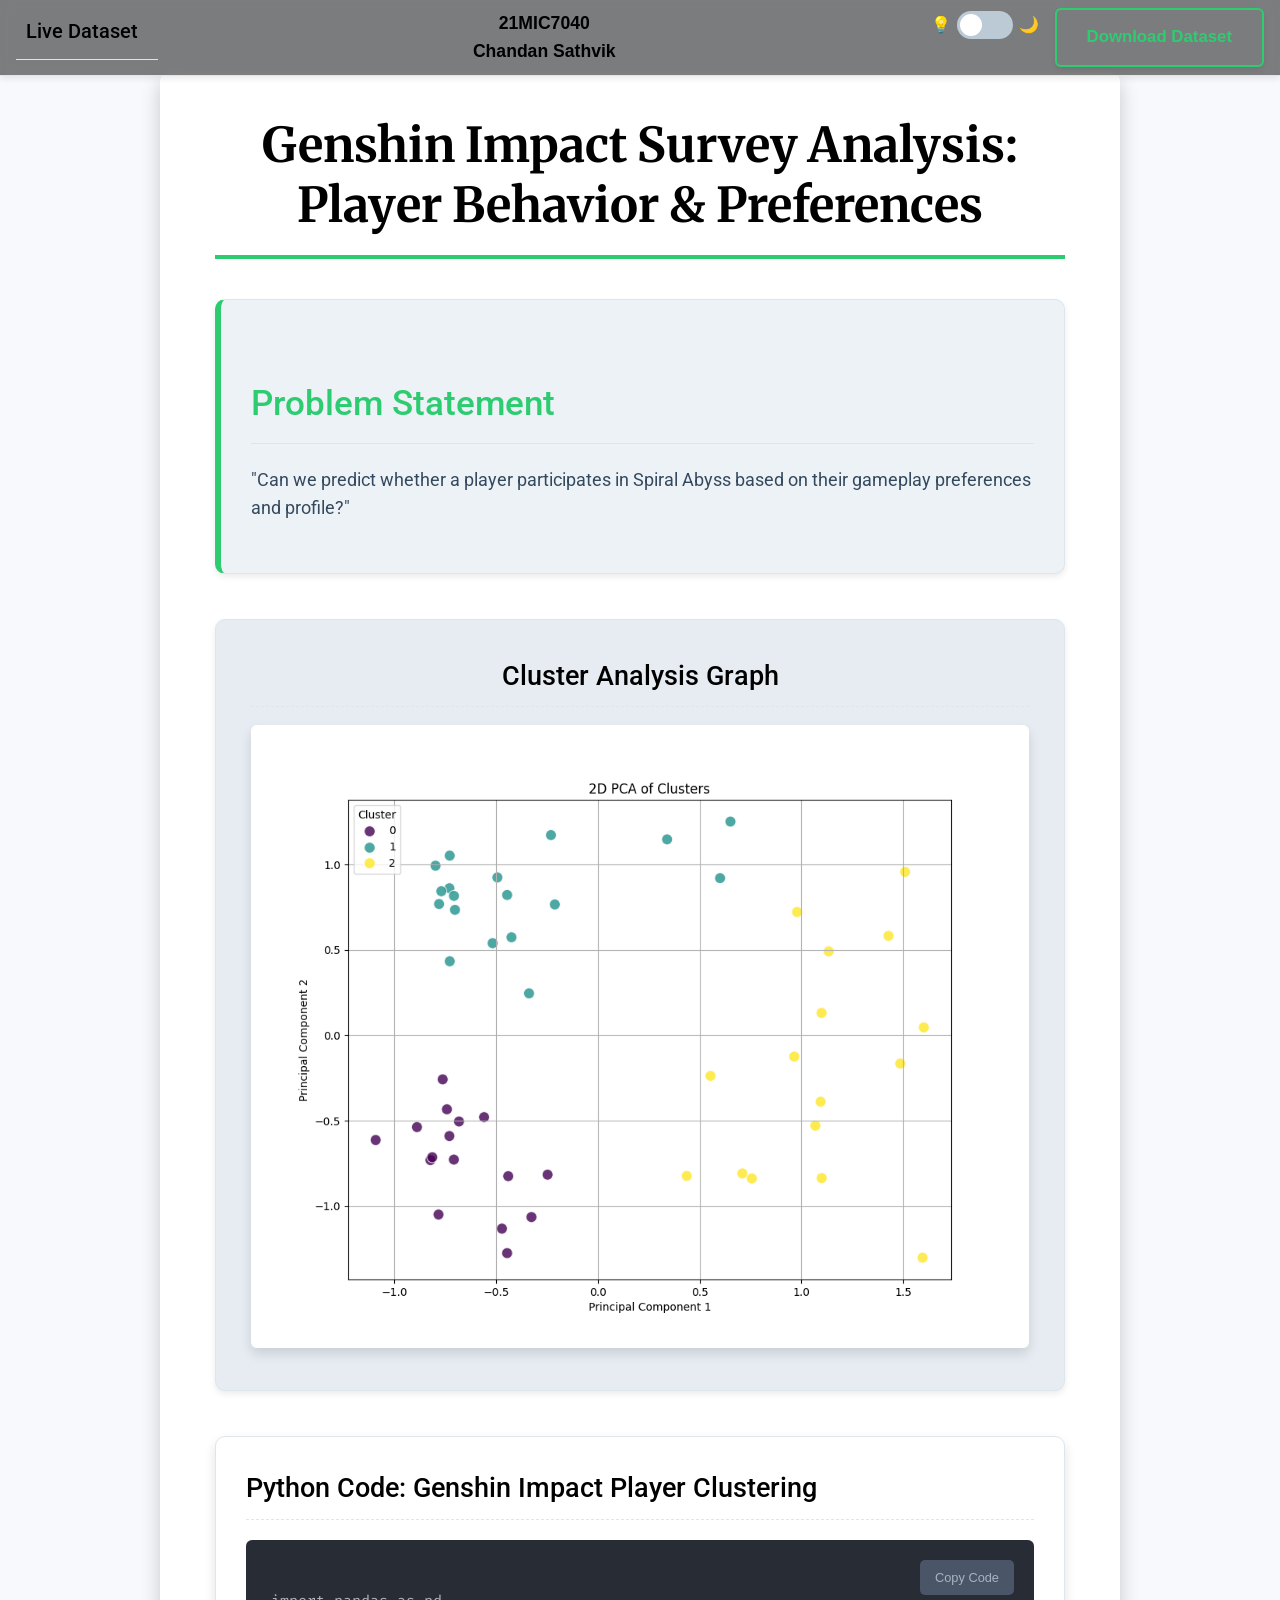
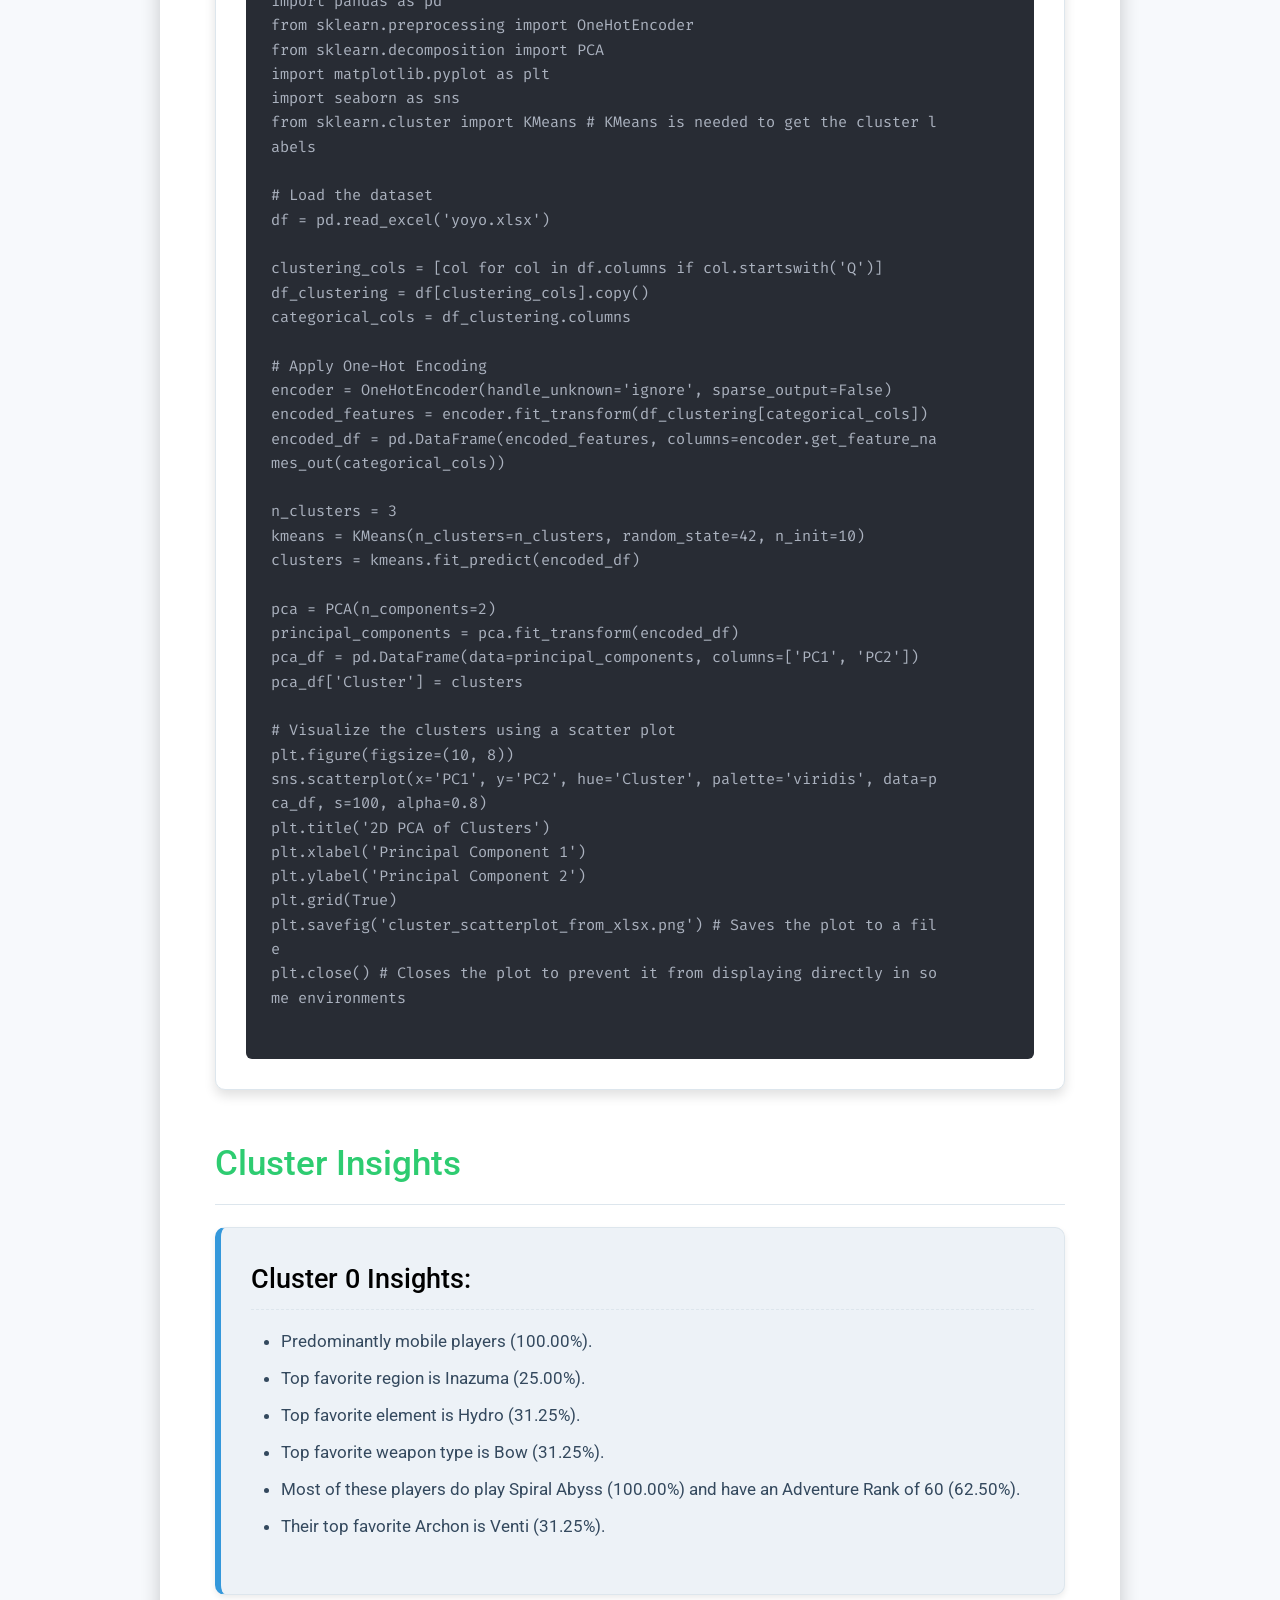
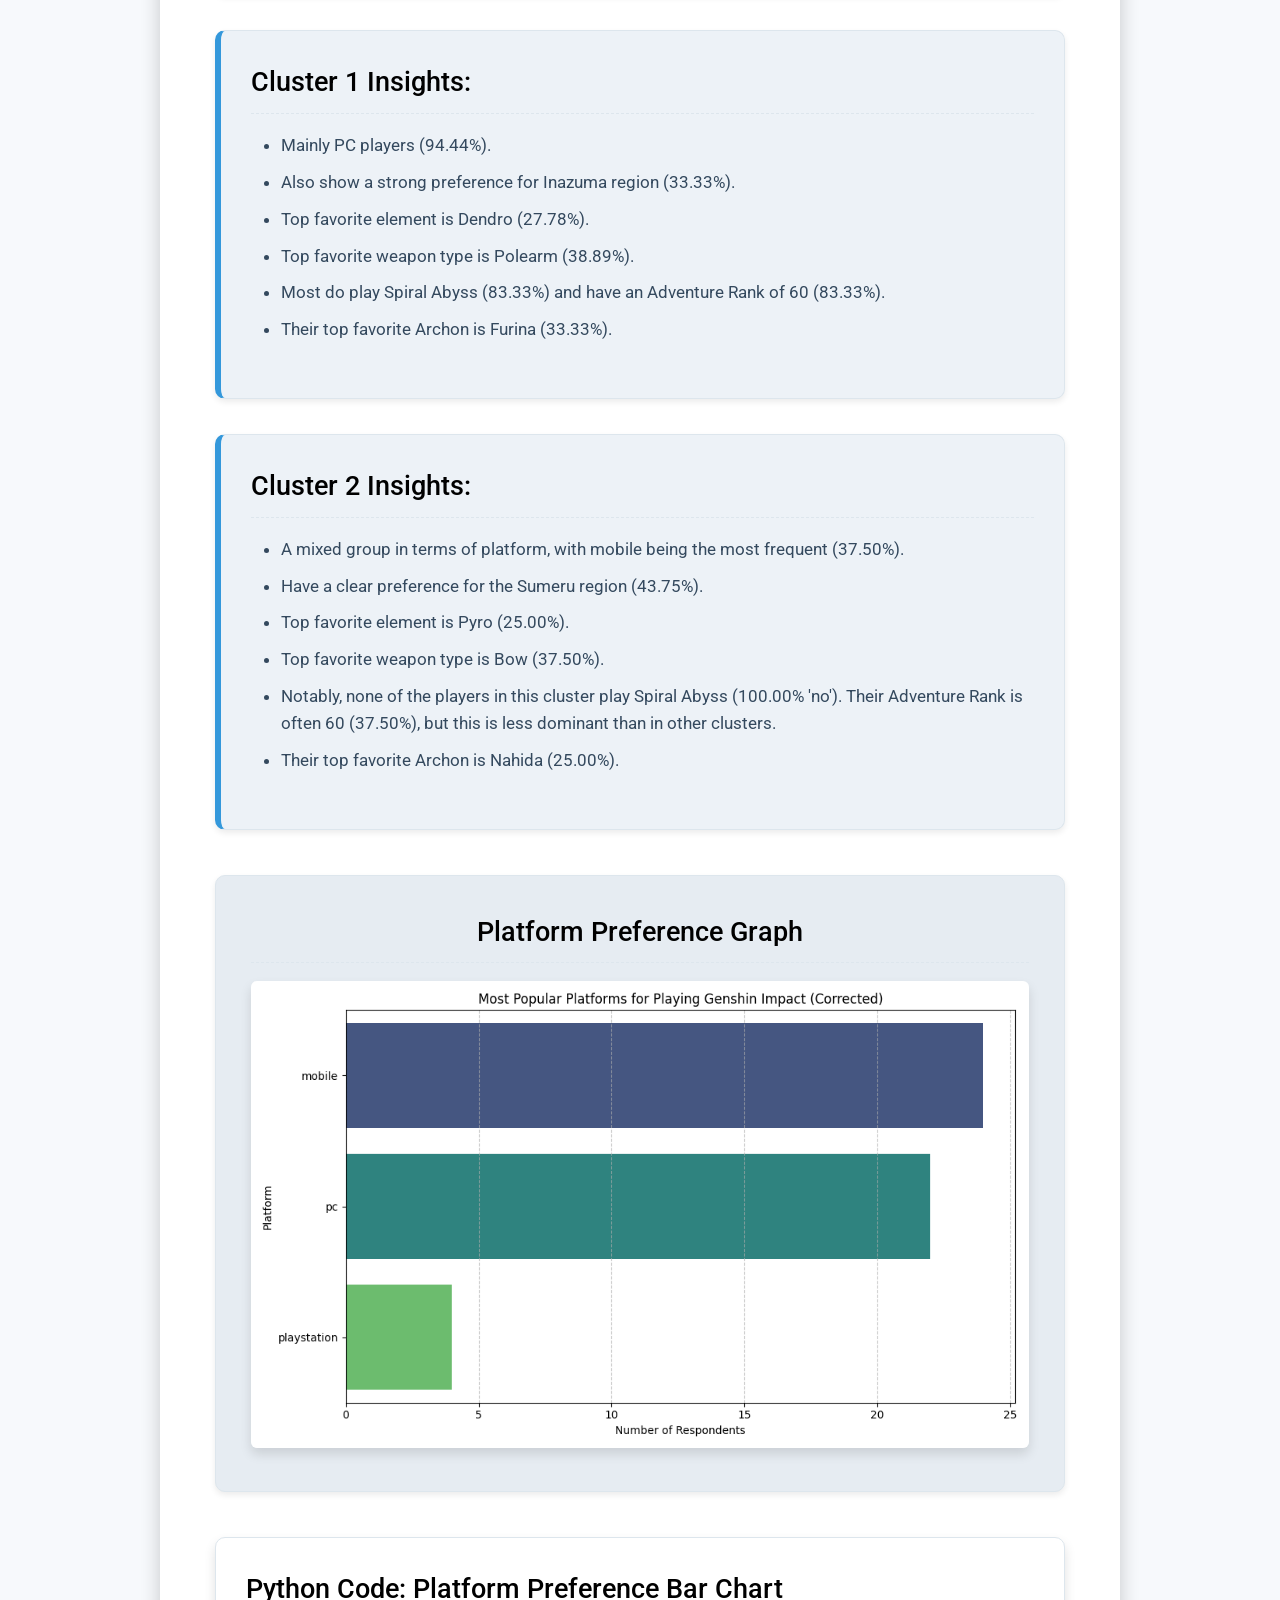
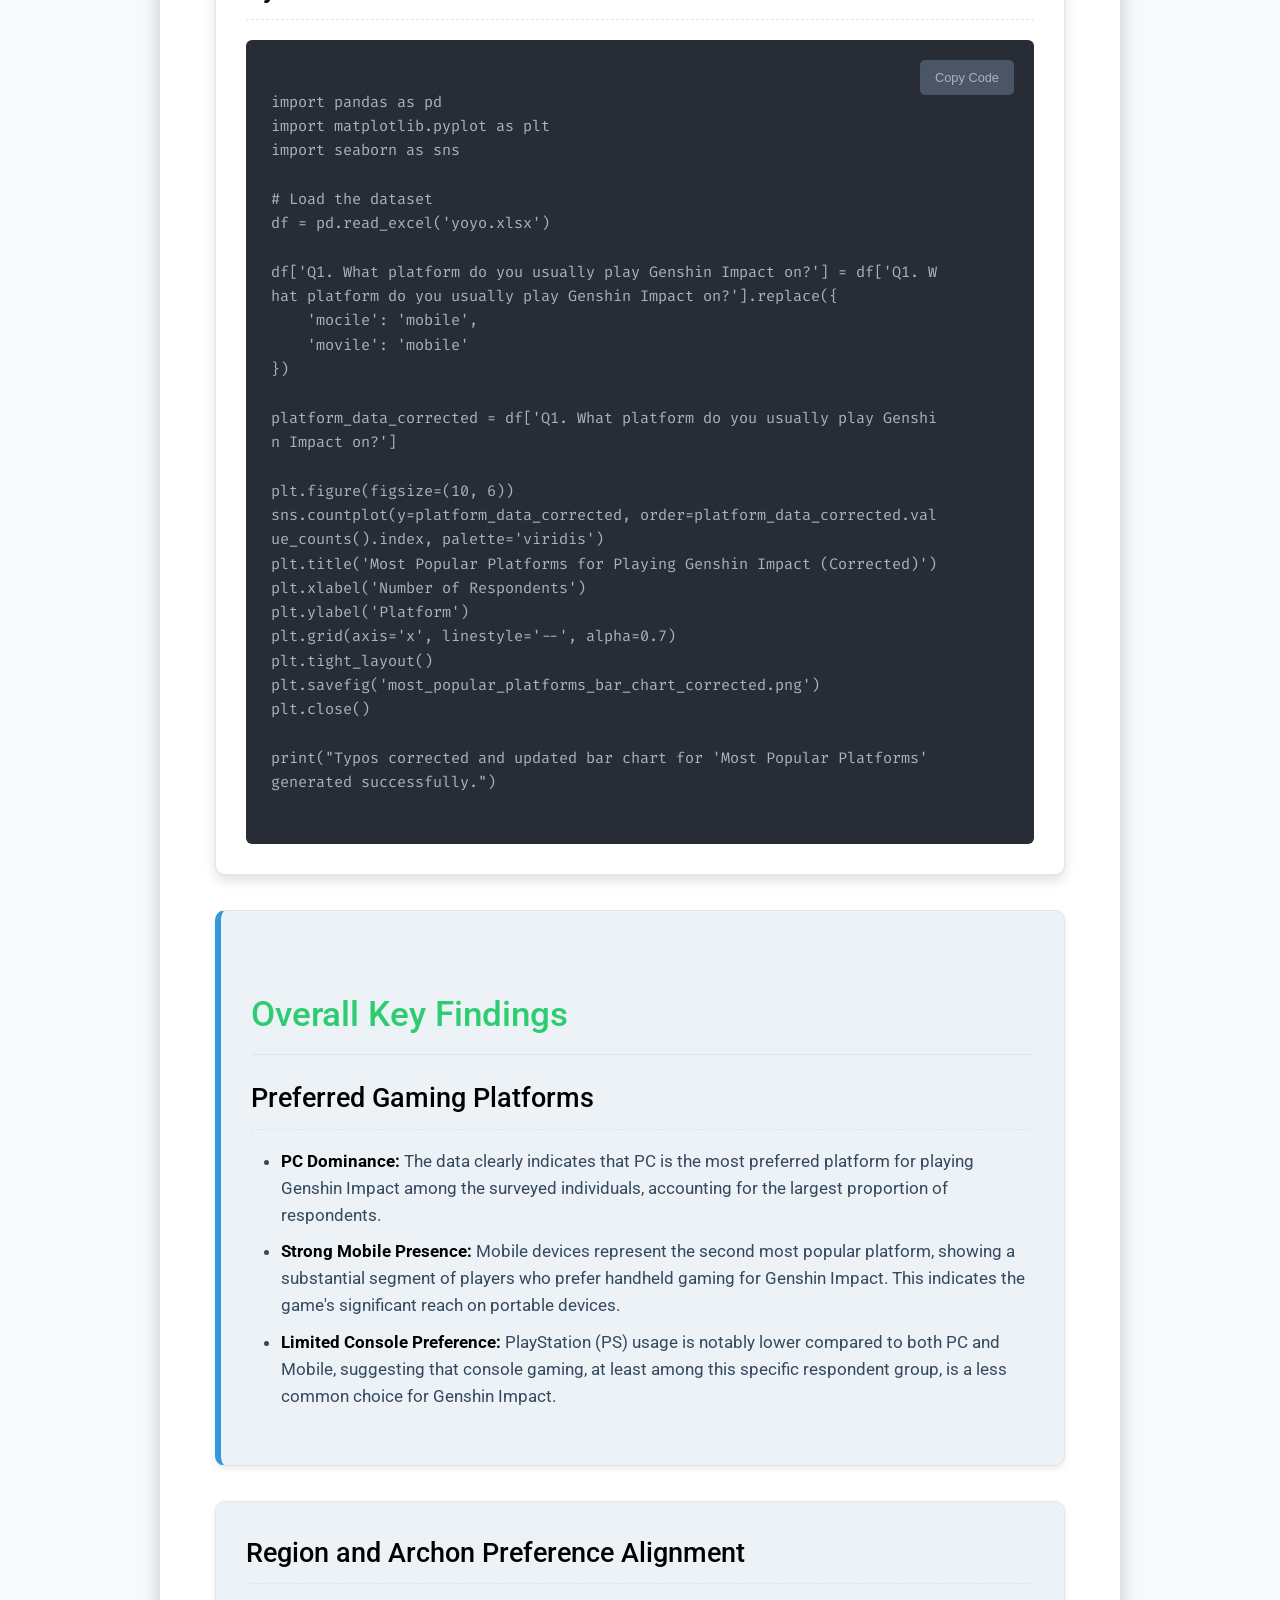
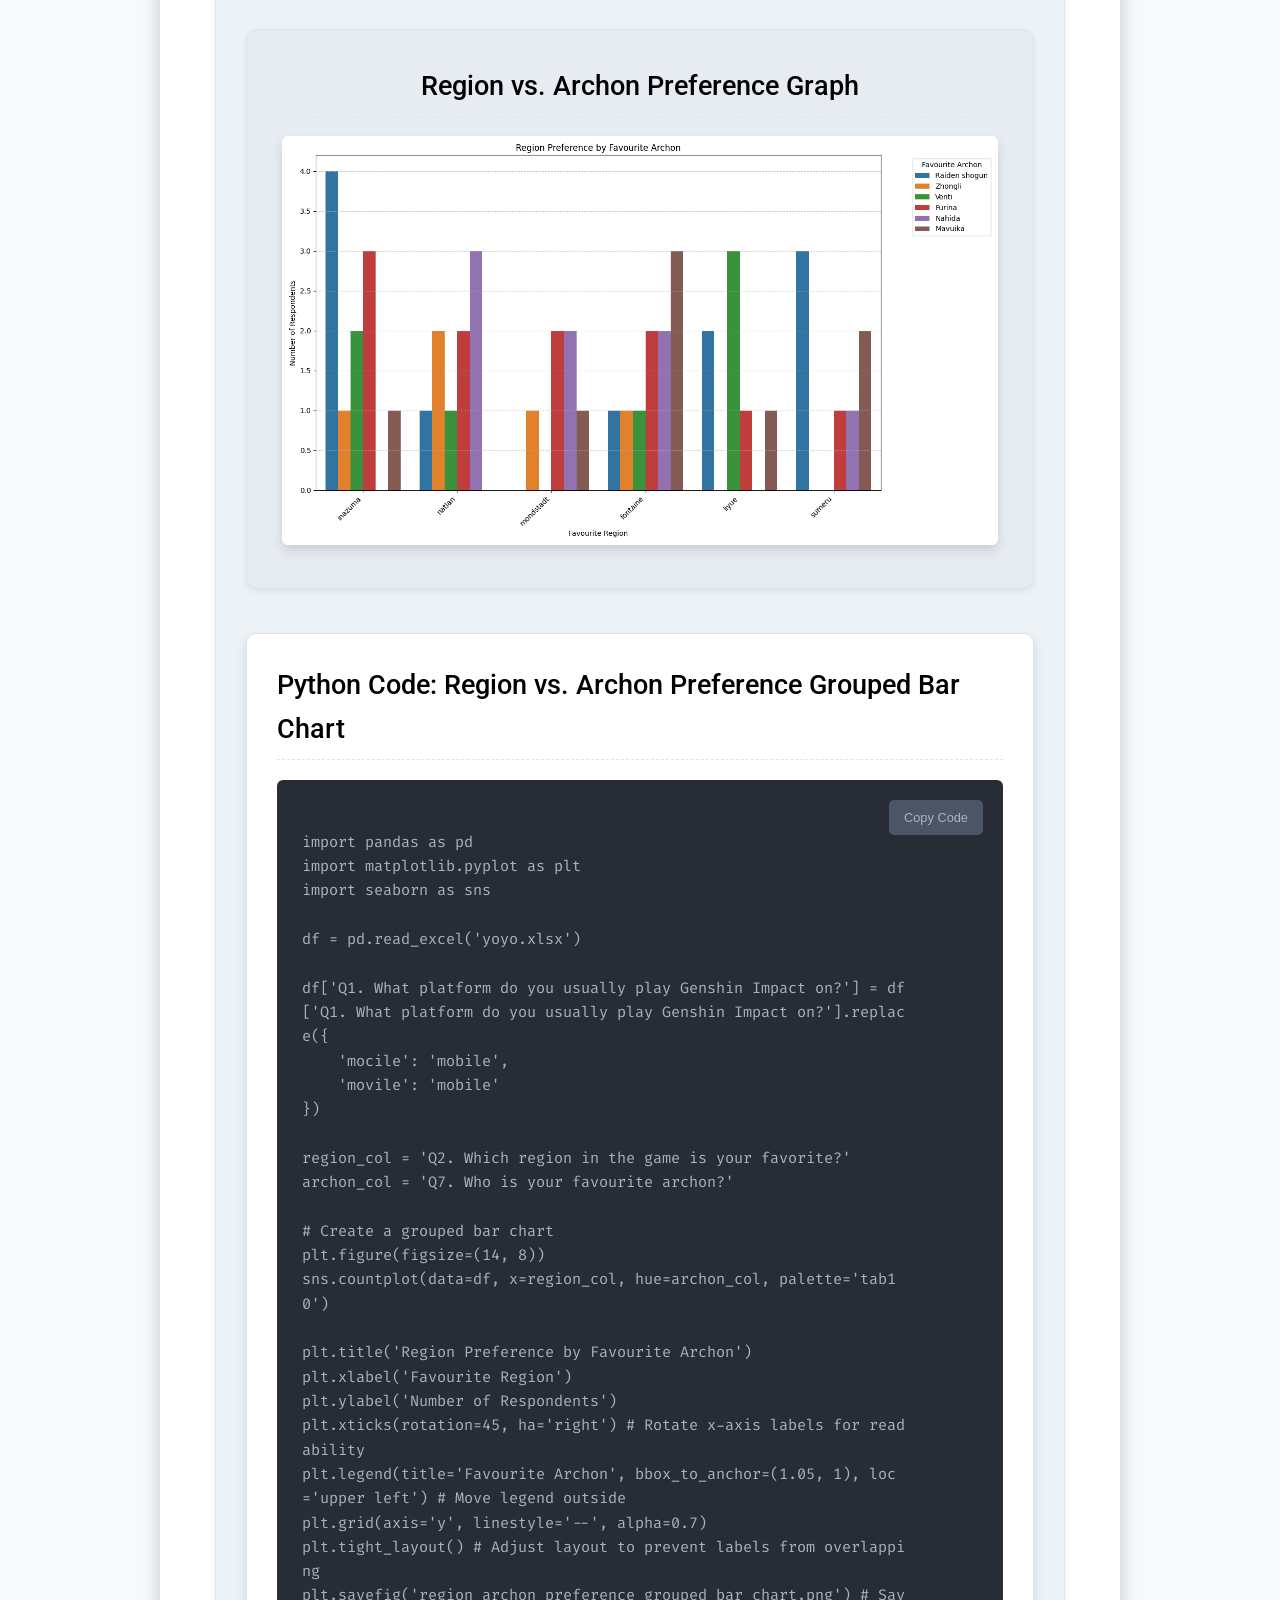
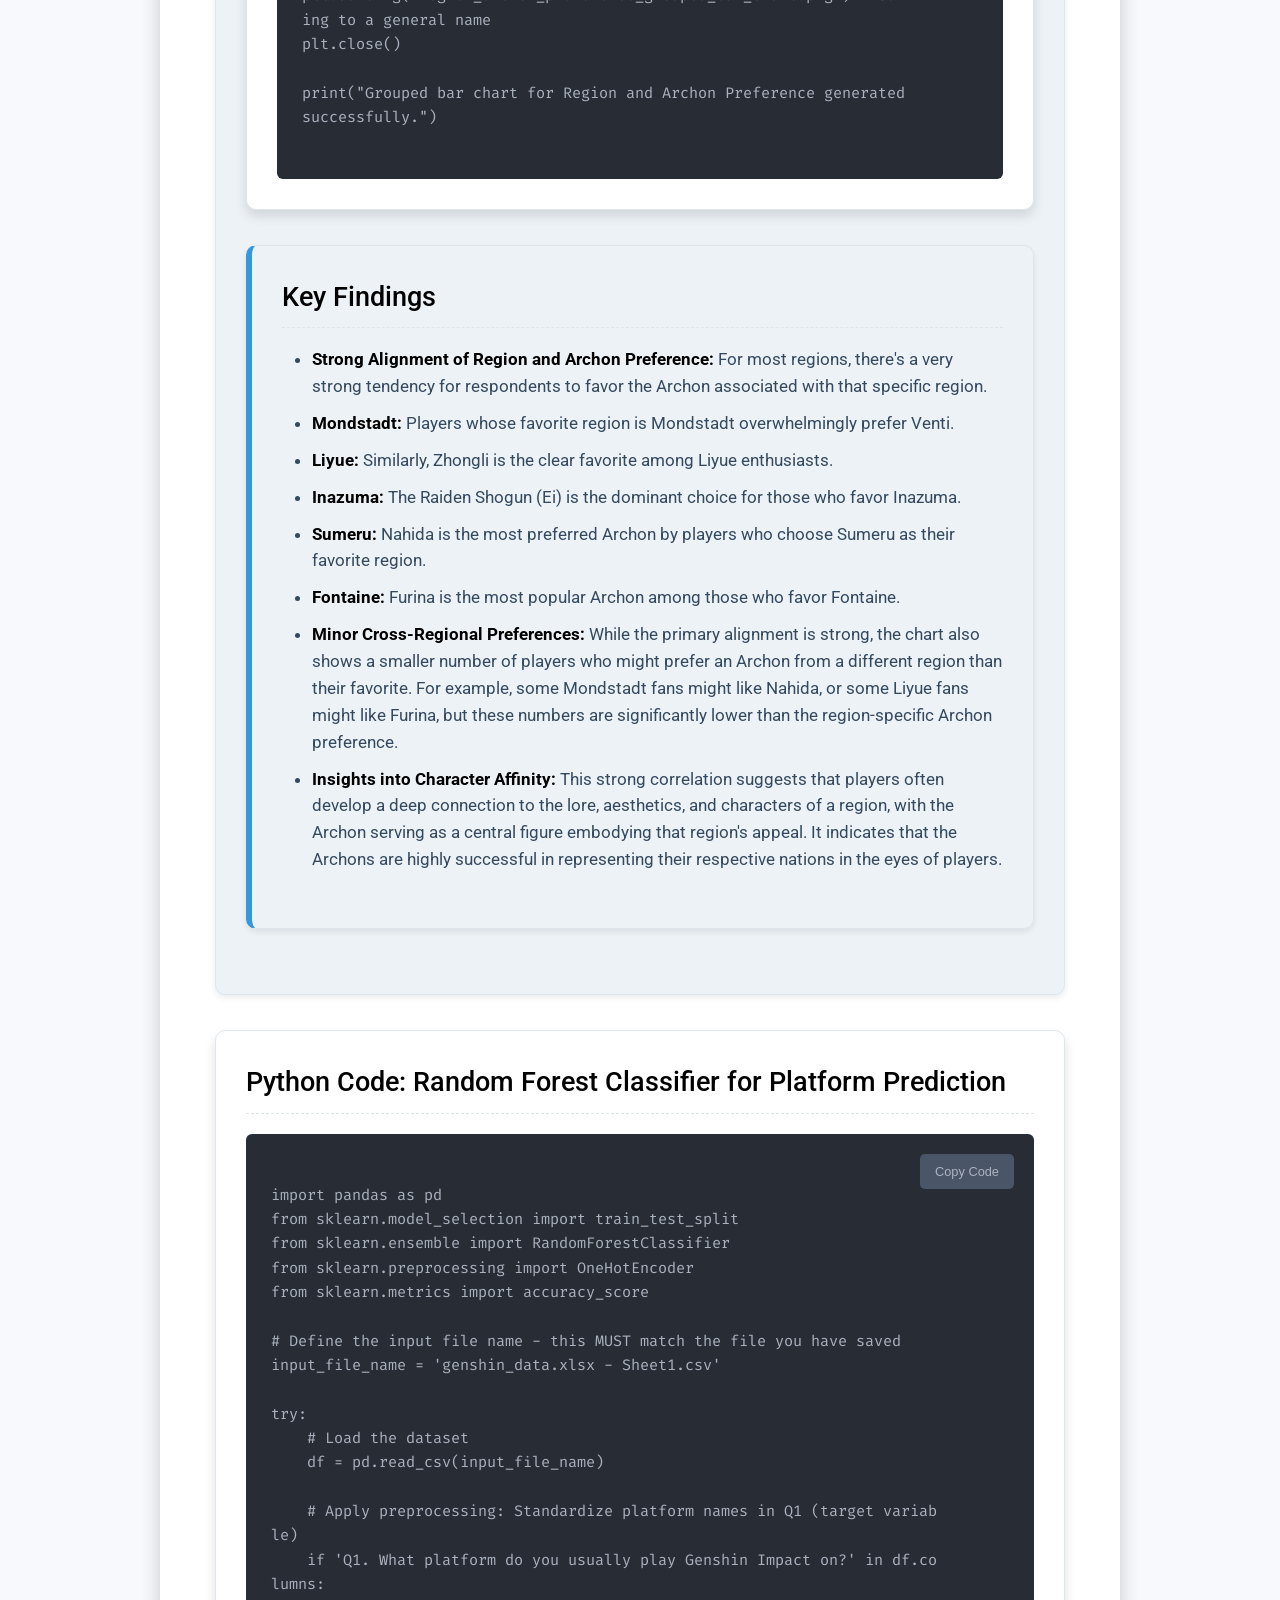
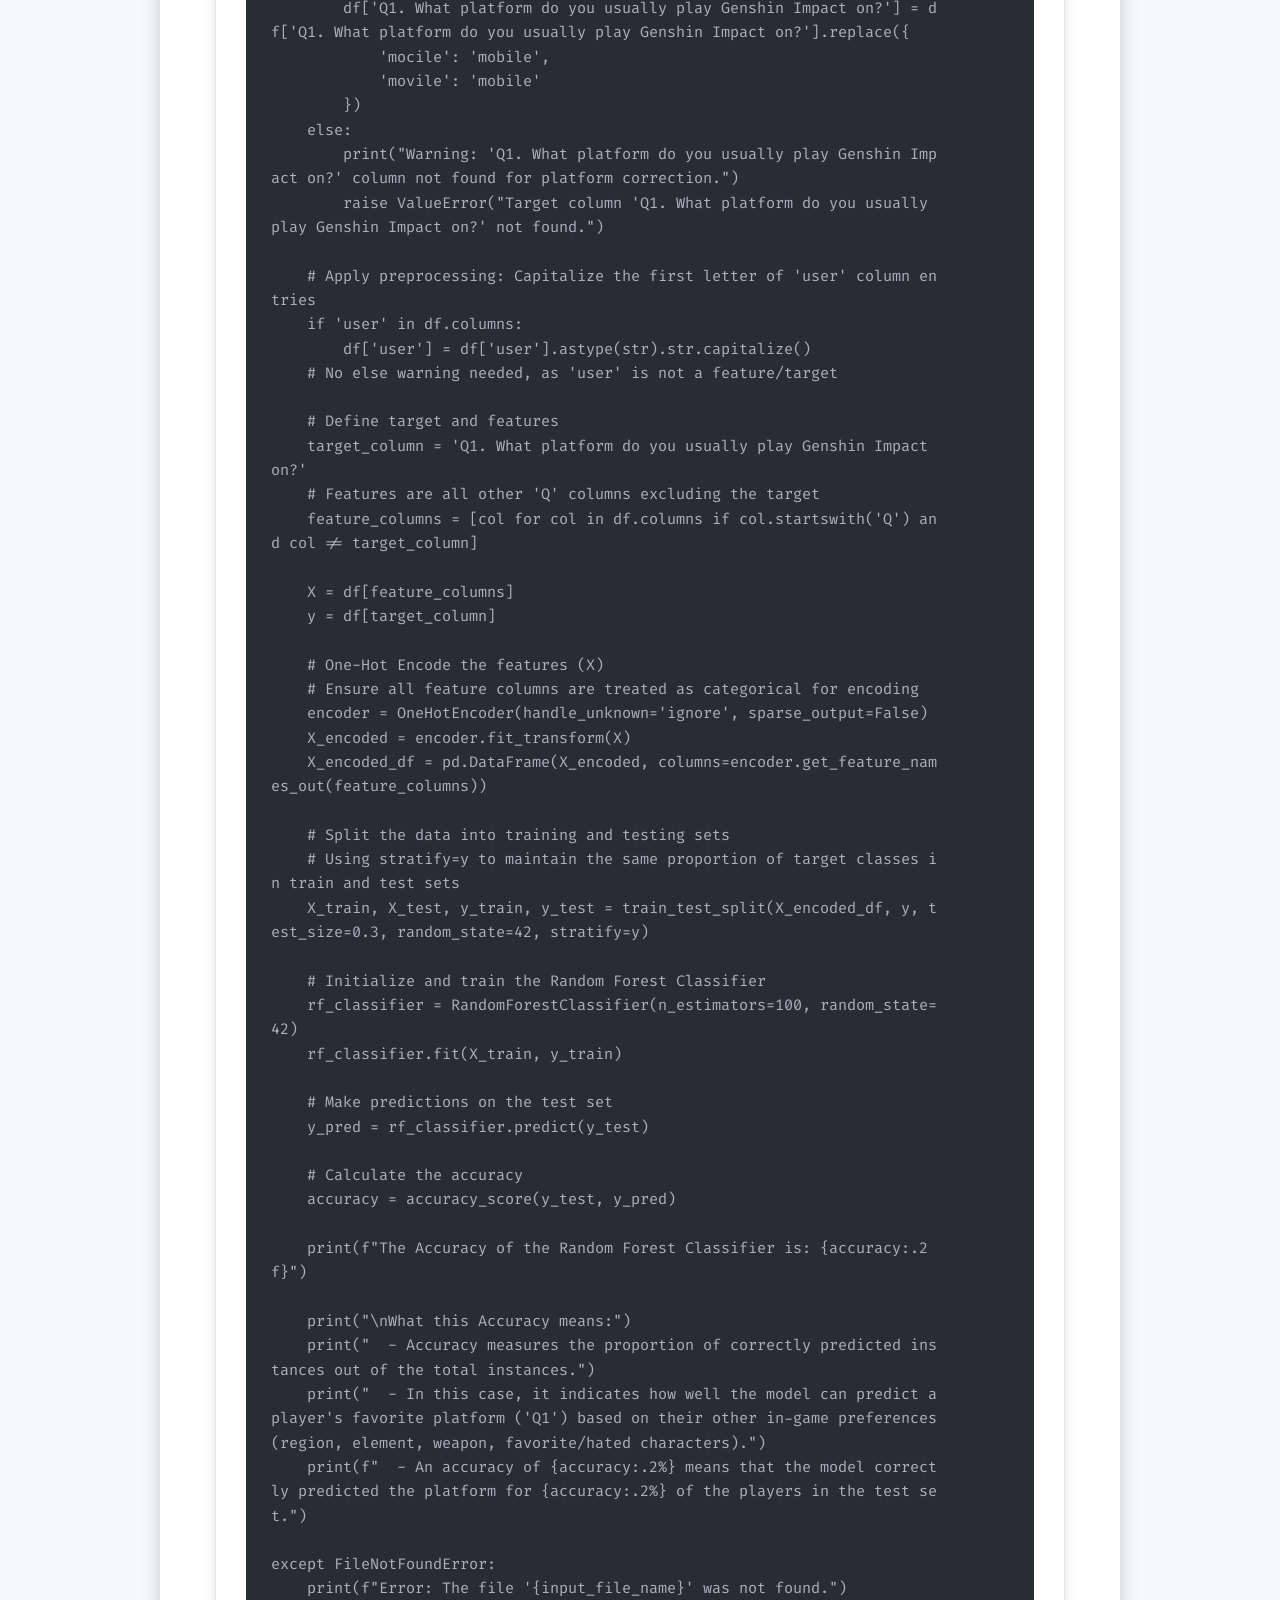
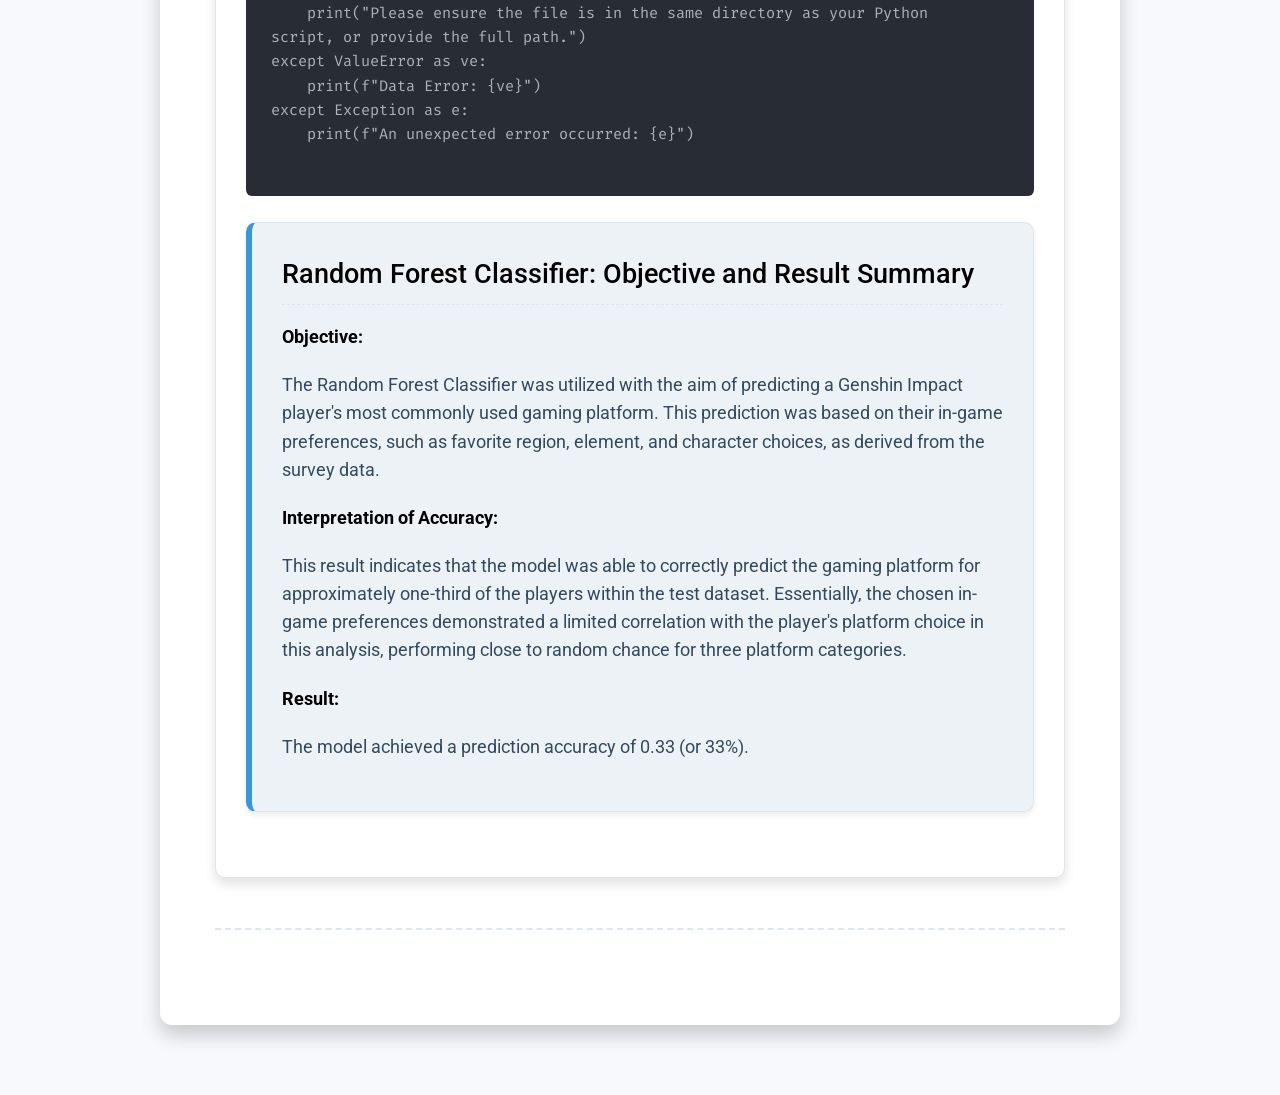
<file: index.html>
<!DOCTYPE html>
<html lang="en">
<head>
<meta charset="utf-8"/>
<meta content="width=device-width, initial-scale=1.0" name="viewport"/>
<title>Genshin Impact Survey Insights - Analyst Report</title>
<!-- Google Fonts for a professional look -->
<link href="https://fonts.googleapis.com/css2?family=Roboto:wght@300;400;500;700&amp;family=Merriweather:wght@400;700&amp;family=Fira+Code&amp;display=swap" rel="stylesheet"/>
<link rel="stylesheet" href="final.css">
</head>
<body>
<div id="stickyNavbar" style="
  position: fixed;
  top: 0;
  left: 0;
  right: 0;
  z-index: 10000;
  background: rgba(0, 0, 0, 0.5);
  backdrop-filter: blur(6px);
  padding: 0.5rem 1rem;
  border-bottom: 1px solid var(--color-border);
  box-shadow: var(--shadow-subtle);
  display: flex;
  justify-content: space-between;
  align-items: center;
  font-family: 'Segoe UI', sans-serif;
  color: var(--color-primary);">

  <!-- Left: Title -->
  <h2 style="margin: 0; font-size: 1.25rem;color: var(--color-primary);">&nbsp;&nbsp;Live Dataset&nbsp;&nbsp;&nbsp;&nbsp;</h2>

  <!-- Center: User Info -->
  <div style="display: flex; flex-direction: column; align-items: center; font-weight: 500; line-height: 1.4;">
    <p style="margin: 0; padding: 2px 4px;"><strong>21MIC7040</strong></p>
    <p style="margin: 0; padding: 2px 8px;"><strong>Chandan Sathvik</strong></p>
  </div>

  <!-- Right: Theme Switch and Button -->
  <div style="display: flex; align-items: center; gap: 16px;">
    <!-- Theme Toggle -->
    <div class="theme-switch-wrapper" style="display: flex; align-items: center; gap: 6px;padding-bottom: -10px;">
      <span>💡</span>
      <label class="theme-switch" for="checkbox" style="display: inline-flex; align-items: center;">
        <input id="checkbox" type="checkbox" />
        <div class="slider"></div>
      </label>
      <span>🌙</span>
    </div>

    <!-- Download Button -->
    <div class="button-group" style="margin: 0;">
      <a class="button secondary" download="21mic7040_dataset.xlsx" href="21mic7040_dataset.xlsx">Download Dataset</a>
    </div>
  </div>

</div>



<div class="report-container">
<h1>Genshin Impact Survey Analysis: Player Behavior &amp; Preferences</h1>
<div class="section-block highlight-primary">
<h2>Problem Statement</h2>
<p>
                "Can we predict whether a player participates in Spiral Abyss based on their gameplay preferences and profile?"
            </p>
</div>
<div class="graph-section">
<h3>Cluster Analysis Graph</h3>
<img alt="Cluster Analysis Graph" onerror="this.onerror=null; this.src='https://placehold.co/600x400/eeeeee/aaaaaa?text=Image+Not+Found';" src="cluster_scatterplot_from_xlsx.png"/>
</div>
<div class="code-block-wrapper">
<h3>Python Code: Genshin Impact Player Clustering</h3>
<div class="code-container">
<pre><code id="clusterCode">
import pandas as pd
from sklearn.preprocessing import OneHotEncoder
from sklearn.decomposition import PCA
import matplotlib.pyplot as plt
import seaborn as sns
from sklearn.cluster import KMeans # KMeans is needed to get the cluster labels

# Load the dataset
df = pd.read_excel('yoyo.xlsx')

clustering_cols = [col for col in df.columns if col.startswith('Q')]
df_clustering = df[clustering_cols].copy()
categorical_cols = df_clustering.columns

# Apply One-Hot Encoding
encoder = OneHotEncoder(handle_unknown='ignore', sparse_output=False)
encoded_features = encoder.fit_transform(df_clustering[categorical_cols])
encoded_df = pd.DataFrame(encoded_features, columns=encoder.get_feature_names_out(categorical_cols))

n_clusters = 3
kmeans = KMeans(n_clusters=n_clusters, random_state=42, n_init=10)
clusters = kmeans.fit_predict(encoded_df)

pca = PCA(n_components=2)
principal_components = pca.fit_transform(encoded_df)
pca_df = pd.DataFrame(data=principal_components, columns=['PC1', 'PC2'])
pca_df['Cluster'] = clusters

# Visualize the clusters using a scatter plot
plt.figure(figsize=(10, 8))
sns.scatterplot(x='PC1', y='PC2', hue='Cluster', palette='viridis', data=pca_df, s=100, alpha=0.8)
plt.title('2D PCA of Clusters')
plt.xlabel('Principal Component 1')
plt.ylabel('Principal Component 2')
plt.grid(True)
plt.savefig('cluster_scatterplot_from_xlsx.png') # Saves the plot to a file
plt.close() # Closes the plot to prevent it from displaying directly in some environments
                </code></pre>
<textarea class="hidden" id="clusterCodeText" readonly="">
import pandas as pd
from sklearn.preprocessing import OneHotEncoder
from sklearn.decomposition import PCA
import matplotlib.pyplot as plt
import seaborn as sns
from sklearn.cluster import KMeans # KMeans is needed to get the cluster labels

# Load the dataset
df = pd.read_excel('yoyo.xlsx')

clustering_cols = [col for col in df.columns if col.startswith('Q')]
df_clustering = df[clustering_cols].copy()
categorical_cols = df_clustering.columns

# Apply One-Hot Encoding
encoder = OneHotEncoder(handle_unknown='ignore', sparse_output=False)
encoded_features = encoder.fit_transform(df_clustering[categorical_cols])
encoded_df = pd.DataFrame(encoded_features, columns=encoder.get_feature_names_out(categorical_cols))

n_clusters = 3
kmeans = KMeans(n_clusters=n_clusters, random_state=42, n_init=10)
clusters = kmeans.fit_predict(encoded_df)

pca = PCA(n_components=2)
principal_components = pca.fit_transform(encoded_df)
pca_df = pd.DataFrame(data=principal_components, columns=['PC1', 'PC2'])
pca_df['Cluster'] = clusters

# Visualize the clusters using a scatter plot
plt.figure(figsize=(10, 8))
sns.scatterplot(x='PC1', y='PC2', hue='Cluster', palette='viridis', data=pca_df, s=100, alpha=0.8)
plt.title('2D PCA of Clusters')
plt.xlabel('Principal Component 1')
plt.ylabel('Principal Component 2')
plt.grid(True)
plt.savefig('cluster_scatterplot_from_xlsx.png') # Saves the plot to a file
plt.close() # Closes the plot to prevent it from displaying directly in some environments
                </textarea>
<button class="copy-btn" data-target-code-id="clusterCodeText">Copy Code</button>
</div>
</div>
<h2>Cluster Insights</h2>
<div class="section-block highlight-accent">
<h3>Cluster 0 Insights:</h3>
<ul>
<li>Predominantly mobile players (100.00%).</li>
<li>Top favorite region is Inazuma (25.00%).</li>
<li>Top favorite element is Hydro (31.25%).</li>
<li>Top favorite weapon type is Bow (31.25%).</li>
<li>Most of these players do play Spiral Abyss (100.00%) and have an Adventure Rank of 60 (62.50%).</li>
<li>Their top favorite Archon is Venti (31.25%).</li>
</ul>
</div>
<div class="section-block highlight-accent">
<h3>Cluster 1 Insights:</h3>
<ul>
<li>Mainly PC players (94.44%).</li>
<li>Also show a strong preference for Inazuma region (33.33%).</li>
<li>Top favorite element is Dendro (27.78%).</li>
<li>Top favorite weapon type is Polearm (38.89%).</li>
<li>Most do play Spiral Abyss (83.33%) and have an Adventure Rank of 60 (83.33%).</li>
<li>Their top favorite Archon is Furina (33.33%).</li>
</ul>
</div>
<div class="section-block highlight-accent">
<h3>Cluster 2 Insights:</h3>
<ul>
<li>A mixed group in terms of platform, with mobile being the most frequent (37.50%).</li>
<li>Have a clear preference for the Sumeru region (43.75%).</li>
<li>Top favorite element is Pyro (25.00%).</li>
<li>Top favorite weapon type is Bow (37.50%).</li>
<li>Notably, none of the players in this cluster play Spiral Abyss (100.00% 'no'). Their Adventure Rank is often 60 (37.50%), but this is less dominant than in other clusters.</li>
<li>Their top favorite Archon is Nahida (25.00%).</li>
</ul>
</div>
<div class="graph-section">
<h3>Platform Preference Graph</h3>
<img alt="Platform Preference Graph" onerror="this.onerror=null; this.src='https://placehold.co/600x400/eeeeee/aaaaaa?text=Image+Not+Found';" src="most_popular_platforms_bar_chart_corrected.png"/>
</div>
<div class="code-block-wrapper">
<h3>Python Code: Platform Preference Bar Chart</h3>
<div class="code-container">
<pre><code id="platformChartCode">
import pandas as pd
import matplotlib.pyplot as plt
import seaborn as sns

# Load the dataset
df = pd.read_excel('yoyo.xlsx')

df['Q1. What platform do you usually play Genshin Impact on?'] = df['Q1. What platform do you usually play Genshin Impact on?'].replace({
    'mocile': 'mobile',
    'movile': 'mobile'
})

platform_data_corrected = df['Q1. What platform do you usually play Genshin Impact on?']

plt.figure(figsize=(10, 6))
sns.countplot(y=platform_data_corrected, order=platform_data_corrected.value_counts().index, palette='viridis')
plt.title('Most Popular Platforms for Playing Genshin Impact (Corrected)')
plt.xlabel('Number of Respondents')
plt.ylabel('Platform')
plt.grid(axis='x', linestyle='--', alpha=0.7)
plt.tight_layout()
plt.savefig('most_popular_platforms_bar_chart_corrected.png')
plt.close()

print("Typos corrected and updated bar chart for 'Most Popular Platforms' generated successfully.")
                </code></pre>
<textarea class="hidden" id="platformChartCodeText" readonly="">
import pandas as pd
import matplotlib.pyplot as plt
import seaborn as sns

# Load the dataset
df = pd.read_excel('yoyo.xlsx')

df['Q1. What platform do you usually play Genshin Impact on?'] = df['Q1. What platform do you usually play Genshin Impact on?'].replace({
    'mocile': 'mobile',
    'movile': 'mobile'
})

platform_data_corrected = df['Q1. What platform do you usually play Genshin Impact on?']

plt.figure(figsize=(10, 6))
sns.countplot(y=platform_data_corrected, order=platform_data_corrected.value_counts().index, palette='viridis')
plt.title('Most Popular Platforms for Playing Genshin Impact (Corrected)')
plt.xlabel('Number of Respondents')
plt.ylabel('Platform')
plt.grid(axis='x', linestyle='--', alpha=0.7)
plt.tight_layout()
plt.savefig('most_popular_platforms_bar_chart_corrected.png')
plt.close()

print("Typos corrected and updated bar chart for 'Most Popular Platforms' generated successfully.")
                </textarea>
<button class="copy-btn" data-target-code-id="platformChartCodeText">Copy Code</button>
</div>
</div>
<div class="section-block highlight-accent">
<h2>Overall Key Findings</h2>
<h3>Preferred Gaming Platforms</h3>
<ul>
<li><strong>PC Dominance:</strong> The data clearly indicates that PC is the most preferred platform for playing Genshin Impact among the surveyed individuals, accounting for the largest proportion of respondents.</li>
<li><strong>Strong Mobile Presence:</strong> Mobile devices represent the second most popular platform, showing a substantial segment of players who prefer handheld gaming for Genshin Impact. This indicates the game's significant reach on portable devices.</li>
<li><strong>Limited Console Preference:</strong> PlayStation (PS) usage is notably lower compared to both PC and Mobile, suggesting that console gaming, at least among this specific respondent group, is a less common choice for Genshin Impact.</li>
</ul>
</div>
<div class="section-block">
<h3>Region and Archon Preference Alignment</h3>
<div class="graph-section">
<h3>Region vs. Archon Preference Graph</h3>
<img alt="Region vs. Archon Preference Graph" src="region_archon_preference_grouped_bar_chart.png"/>
</div>
<div class="code-block-wrapper">
<h3>Python Code: Region vs. Archon Preference Grouped Bar Chart</h3>
<div class="code-container">
<pre><code id="regionArchonChartCode">
import pandas as pd
import matplotlib.pyplot as plt
import seaborn as sns

df = pd.read_excel('yoyo.xlsx')

df['Q1. What platform do you usually play Genshin Impact on?'] = df['Q1. What platform do you usually play Genshin Impact on?'].replace({
    'mocile': 'mobile',
    'movile': 'mobile'
})

region_col = 'Q2. Which region in the game is your favorite?'
archon_col = 'Q7. Who is your favourite archon?'

# Create a grouped bar chart
plt.figure(figsize=(14, 8))
sns.countplot(data=df, x=region_col, hue=archon_col, palette='tab10')

plt.title('Region Preference by Favourite Archon')
plt.xlabel('Favourite Region')
plt.ylabel('Number of Respondents')
plt.xticks(rotation=45, ha='right') # Rotate x-axis labels for readability
plt.legend(title='Favourite Archon', bbox_to_anchor=(1.05, 1), loc='upper left') # Move legend outside
plt.grid(axis='y', linestyle='--', alpha=0.7)
plt.tight_layout() # Adjust layout to prevent labels from overlapping
plt.savefig('region_archon_preference_grouped_bar_chart.png') # Saving to a general name
plt.close()

print("Grouped bar chart for Region and Archon Preference generated successfully.")
                    </code></pre>
<textarea class="hidden" id="regionArchonChartCodeText" readonly="">
import pandas as pd
import matplotlib.pyplot as plt
import seaborn as sns

df = pd.read_excel('yoyo.xlsx')

df['Q1. What platform do you usually play Genshin Impact on?'] = df['Q1. What platform do you usually play Genshin Impact on?'].replace({
    'mocile': 'mobile',
    'movile': 'mobile'
})

region_col = 'Q2. Which region in the game is your favorite?'
archon_col = 'Q7. Who is your favourite archon?'

# Create a grouped bar chart
plt.figure(figsize=(14, 8))
sns.countplot(data=df, x=region_col, hue=archon_col, palette='tab10')

plt.title('Region Preference by Favourite Archon')
plt.xlabel('Favourite Region')
plt.ylabel('Number of Respondents')
plt.xticks(rotation=45, ha='right') # Rotate x-axis labels for readability
plt.legend(title='Favourite Archon', bbox_to_anchor=(1.05, 1), loc='upper left') # Move legend outside
plt.grid(axis='y', linestyle='--', alpha=0.7)
plt.tight_layout() # Adjust layout to prevent labels from overlapping
plt.savefig('region_archon_preference_grouped_bar_chart.png') # Saving to a general name
plt.close()

print("Grouped bar chart for Region and Archon Preference generated successfully.")
                    </textarea>
<button class="copy-btn" data-target-code-id="regionArchonChartCodeText">Copy Code</button>
</div>
</div>
<div class="section-block highlight-accent">
    <h3>Key Findings</h3>
<ul>
<li><strong>Strong Alignment of Region and Archon Preference:</strong> For most regions, there's a very strong tendency for respondents to favor the Archon associated with that specific region.</li>
<li><strong>Mondstadt:</strong> Players whose favorite region is Mondstadt overwhelmingly prefer Venti.</li>
<li><strong>Liyue:</strong> Similarly, Zhongli is the clear favorite among Liyue enthusiasts.</li>
<li><strong>Inazuma:</strong> The Raiden Shogun (Ei) is the dominant choice for those who favor Inazuma.</li>
<li><strong>Sumeru:</strong> Nahida is the most preferred Archon by players who choose Sumeru as their favorite region.</li>
<li><strong>Fontaine:</strong> Furina is the most popular Archon among those who favor Fontaine.</li>
<li><strong>Minor Cross-Regional Preferences:</strong> While the primary alignment is strong, the chart also shows a smaller number of players who might prefer an Archon from a different region than their favorite. For example, some Mondstadt fans might like Nahida, or some Liyue fans might like Furina, but these numbers are significantly lower than the region-specific Archon preference.</li>
<li><strong>Insights into Character Affinity:</strong> This strong correlation suggests that players often develop a deep connection to the lore, aesthetics, and characters of a region, with the Archon serving as a central figure embodying that region's appeal. It indicates that the Archons are highly successful in representing their respective nations in the eyes of players.</li>
</ul>
</div>
</div>
<div class="code-block-wrapper">
<h3>Python Code: Random Forest Classifier for Platform Prediction</h3>
<div class="code-container">
<pre><code id="predictionCode">
import pandas as pd
from sklearn.model_selection import train_test_split
from sklearn.ensemble import RandomForestClassifier
from sklearn.preprocessing import OneHotEncoder
from sklearn.metrics import accuracy_score

# Define the input file name - this MUST match the file you have saved
input_file_name = 'genshin_data.xlsx - Sheet1.csv'

try:
    # Load the dataset
    df = pd.read_csv(input_file_name)

    # Apply preprocessing: Standardize platform names in Q1 (target variable)
    if 'Q1. What platform do you usually play Genshin Impact on?' in df.columns:
        df['Q1. What platform do you usually play Genshin Impact on?'] = df['Q1. What platform do you usually play Genshin Impact on?'].replace({
            'mocile': 'mobile',
            'movile': 'mobile'
        })
    else:
        print("Warning: 'Q1. What platform do you usually play Genshin Impact on?' column not found for platform correction.")
        raise ValueError("Target column 'Q1. What platform do you usually play Genshin Impact on?' not found.")

    # Apply preprocessing: Capitalize the first letter of 'user' column entries
    if 'user' in df.columns:
        df['user'] = df['user'].astype(str).str.capitalize()
    # No else warning needed, as 'user' is not a feature/target

    # Define target and features
    target_column = 'Q1. What platform do you usually play Genshin Impact on?'
    # Features are all other 'Q' columns excluding the target
    feature_columns = [col for col in df.columns if col.startswith('Q') and col != target_column]

    X = df[feature_columns]
    y = df[target_column]

    # One-Hot Encode the features (X)
    # Ensure all feature columns are treated as categorical for encoding
    encoder = OneHotEncoder(handle_unknown='ignore', sparse_output=False)
    X_encoded = encoder.fit_transform(X)
    X_encoded_df = pd.DataFrame(X_encoded, columns=encoder.get_feature_names_out(feature_columns))

    # Split the data into training and testing sets
    # Using stratify=y to maintain the same proportion of target classes in train and test sets
    X_train, X_test, y_train, y_test = train_test_split(X_encoded_df, y, test_size=0.3, random_state=42, stratify=y)

    # Initialize and train the Random Forest Classifier
    rf_classifier = RandomForestClassifier(n_estimators=100, random_state=42)
    rf_classifier.fit(X_train, y_train)

    # Make predictions on the test set
    y_pred = rf_classifier.predict(y_test)

    # Calculate the accuracy
    accuracy = accuracy_score(y_test, y_pred)

    print(f"The Accuracy of the Random Forest Classifier is: {accuracy:.2f}")

    print("\nWhat this Accuracy means:")
    print("  - Accuracy measures the proportion of correctly predicted instances out of the total instances.")
    print("  - In this case, it indicates how well the model can predict a player's favorite platform ('Q1') based on their other in-game preferences (region, element, weapon, favorite/hated characters).")
    print(f"  - An accuracy of {accuracy:.2%} means that the model correctly predicted the platform for {accuracy:.2%} of the players in the test set.")

except FileNotFoundError:
    print(f"Error: The file '{input_file_name}' was not found.")
    print("Please ensure the file is in the same directory as your Python script, or provide the full path.")
except ValueError as ve:
    print(f"Data Error: {ve}")
except Exception as e:
    print(f"An unexpected error occurred: {e}")
                </code></pre>
<textarea class="hidden" id="predictionCodeText" readonly="">
import pandas as pd
from sklearn.model_selection import train_test_split
from sklearn.ensemble import RandomForestClassifier
from sklearn.preprocessing import OneHotEncoder
from sklearn.metrics import accuracy_score

# Define the input file name - this MUST match the file you have saved
input_file_name = 'genshin_data.xlsx - Sheet1.csv'

try:
    # Load the dataset
    df = pd.read_csv(input_file_name)

    # Apply preprocessing: Standardize platform names in Q1 (target variable)
    if 'Q1. What platform do you usually play Genshin Impact on?' in df.columns:
        df['Q1. What platform do you usually play Genshin Impact on?'] = df['Q1. What platform do you usually play Genshin Impact on?'].replace({
            'mocile': 'mobile',
            'movile': 'mobile'
        })
    else:
        print("Warning: 'Q1. What platform do you usually play Genshin Impact on?' column not found for platform correction.")
        raise ValueError("Target column 'Q1. What platform do you usually play Genshin Impact on?' not found.")

    # Apply preprocessing: Capitalize the first letter of 'user' column entries
    if 'user' in df.columns:
        df['user'] = df['user'].astype(str).str.capitalize()
    # No else warning needed, as 'user' is not a feature/target

    # Define target and features
    target_column = 'Q1. What platform do you usually play Genshin Impact on?'
    # Features are all other 'Q' columns excluding the target
    feature_columns = [col for col in df.columns if col.startswith('Q') and col != target_column]

    X = df[feature_columns]
    y = df[target_column]

    # One-Hot Encode the features (X)
    # Ensure all feature columns are treated as categorical for encoding
    encoder = OneHotEncoder(handle_unknown='ignore', sparse_output=False)
    X_encoded = encoder.fit_transform(X)
    X_encoded_df = pd.DataFrame(X_encoded, columns=encoder.get_feature_names_out(feature_columns))

    # Split the data into training and testing sets
    # Using stratify=y to maintain the same proportion of target classes in train and test sets
    X_train, X_test, y_train, y_test = train_test_split(X_encoded_df, y, test_size=0.3, random_state=42, stratify=y)

    # Initialize and train the Random Forest Classifier
    rf_classifier = RandomForestClassifier(n_estimators=100, random_state=42)
    rf_classifier.fit(X_train, y_train)

    # Make predictions on the test set
    y_pred = rf_classifier.predict(X_test)

    # Calculate the accuracy
    accuracy = accuracy_score(y_test, y_pred)

    print(f"The Accuracy of the Random Forest Classifier is: {accuracy:.2f}")

    print("\nWhat this Accuracy means:")
    print("  - Accuracy measures the proportion of correctly predicted instances out of the total instances.")
    print("  - In this case, it indicates how well the model can predict a player's favorite platform ('Q1') based on their other in-game preferences (region, element, weapon, favorite/hated characters).")
    print(f"  - An accuracy of {accuracy:.2%} means that the model correctly predicted the platform for {accuracy:.2%} of the players in the test set.")

except FileNotFoundError:
    print(f"Error: The file '{input_file_name}' was not found.")
    print("Please ensure the file is in the same directory as your Python script, or provide the full path.")
except ValueError as ve:
    print(f"Data Error: {ve}")
except Exception as e:
    print(f"An unexpected error occurred: {e}")
                </textarea>
<button class="copy-btn" data-target-code-id="predictionCodeText">Copy Code</button>
</div>
<br>
<div class="section-block highlight-accent">
  <h3>Random Forest Classifier: Objective and Result Summary</h3>
  <p><strong>Objective:</strong></p>
  <p>The Random Forest Classifier was utilized with the aim of predicting a Genshin Impact player's most commonly used gaming platform. This prediction was based on their in-game preferences, such as favorite region, element, and character choices, as derived from the survey data.</p>
  <p><strong>Interpretation of Accuracy:</strong></p>
  <p>This result indicates that the model was able to correctly predict the gaming platform for approximately one-third of the players within the test dataset. Essentially, the chosen in-game preferences demonstrated a limited correlation with the player's platform choice in this analysis,
     performing close to random chance for three platform categories.</p>
  <p><strong>Result:</strong></p>
  <p>The model achieved a prediction accuracy of 0.33 (or 33%).</p>
</div>
</div>
<hr/>
</div>
</div>
</div>
<script src="final.js"></script>
</body>
</html>
</file>
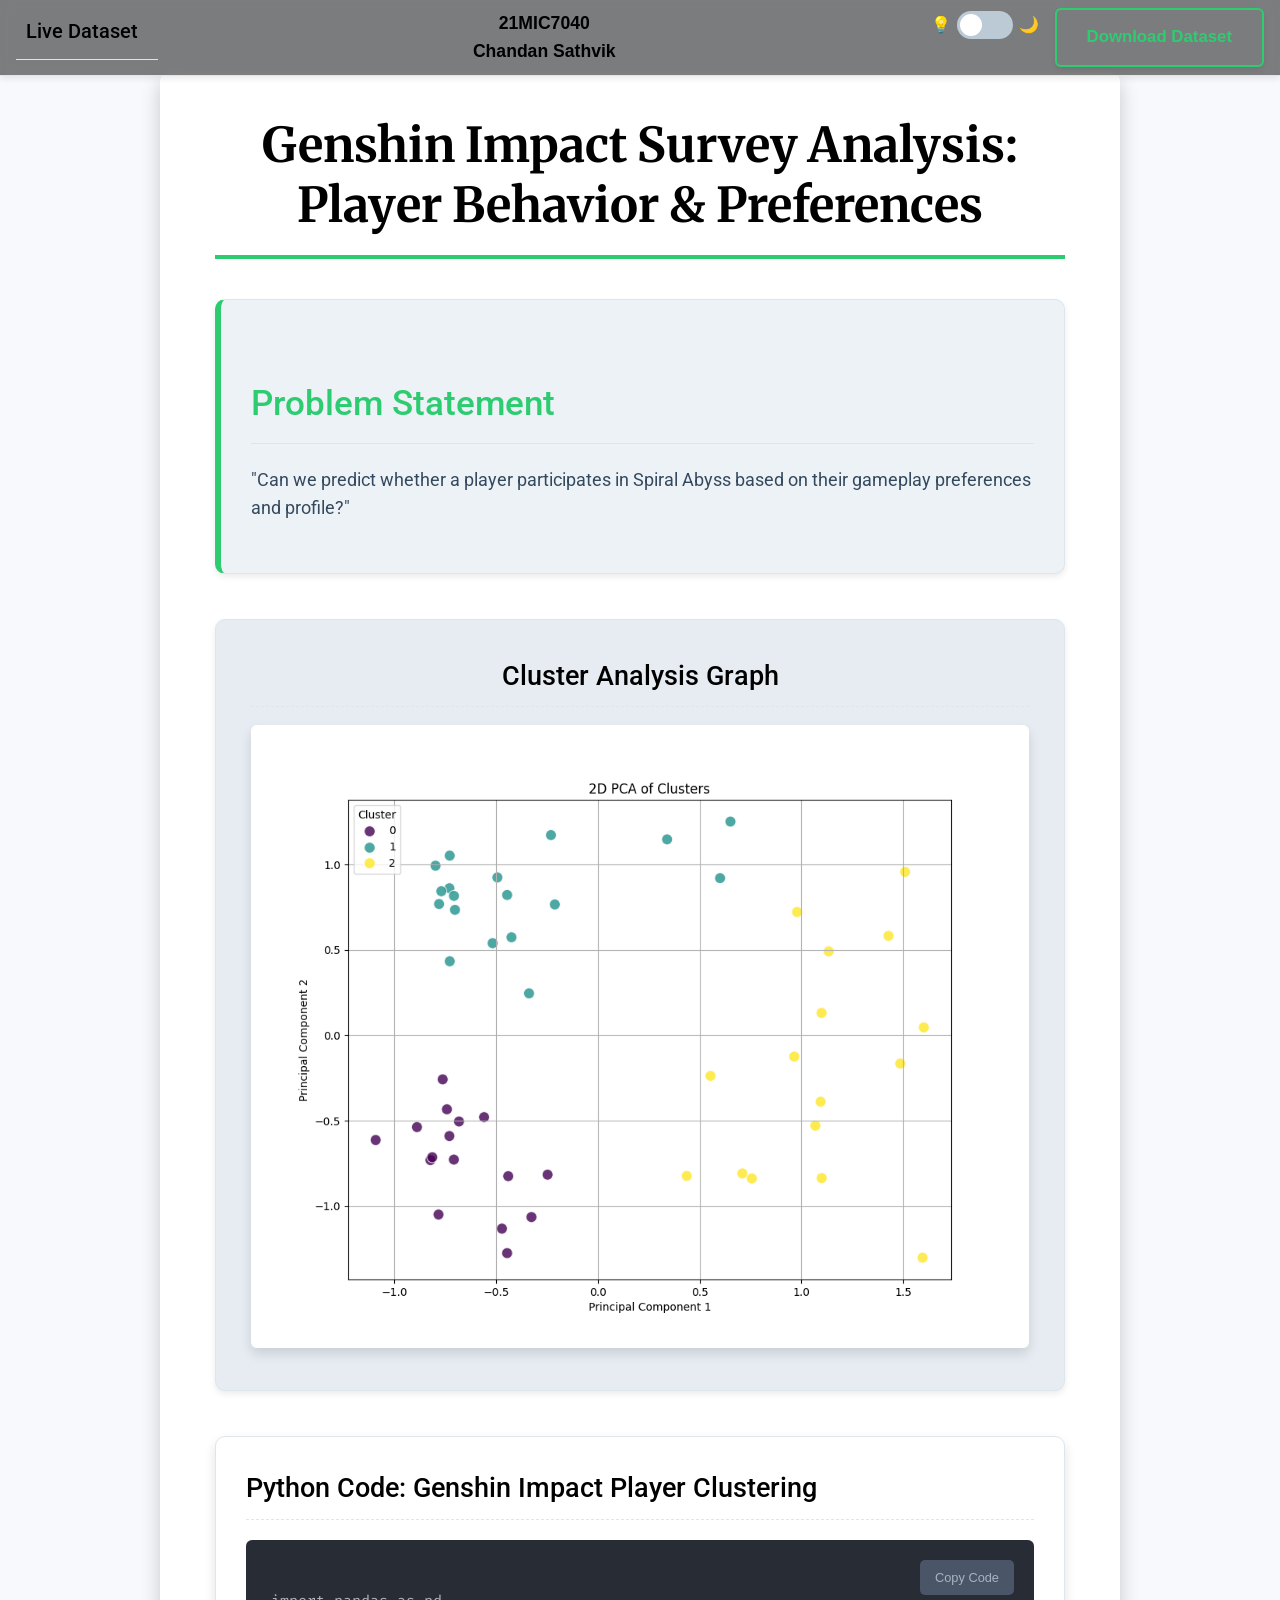
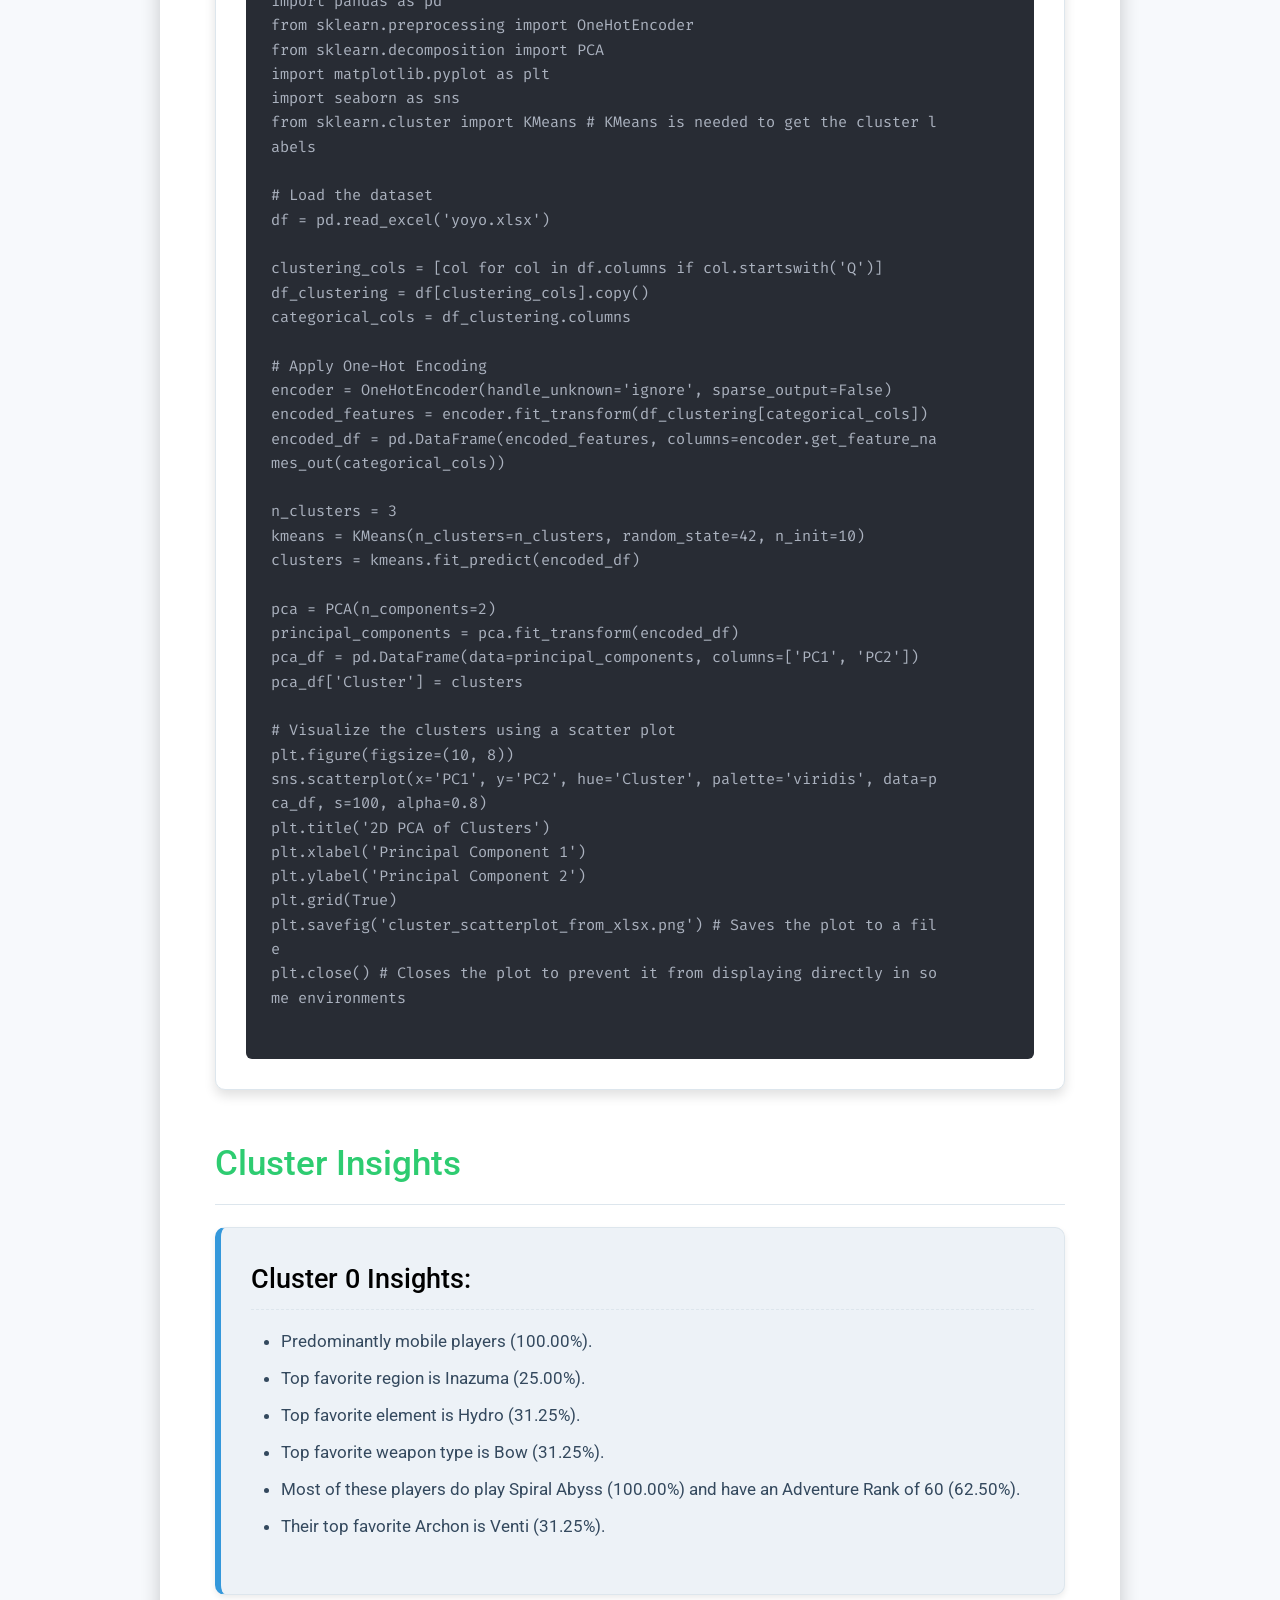
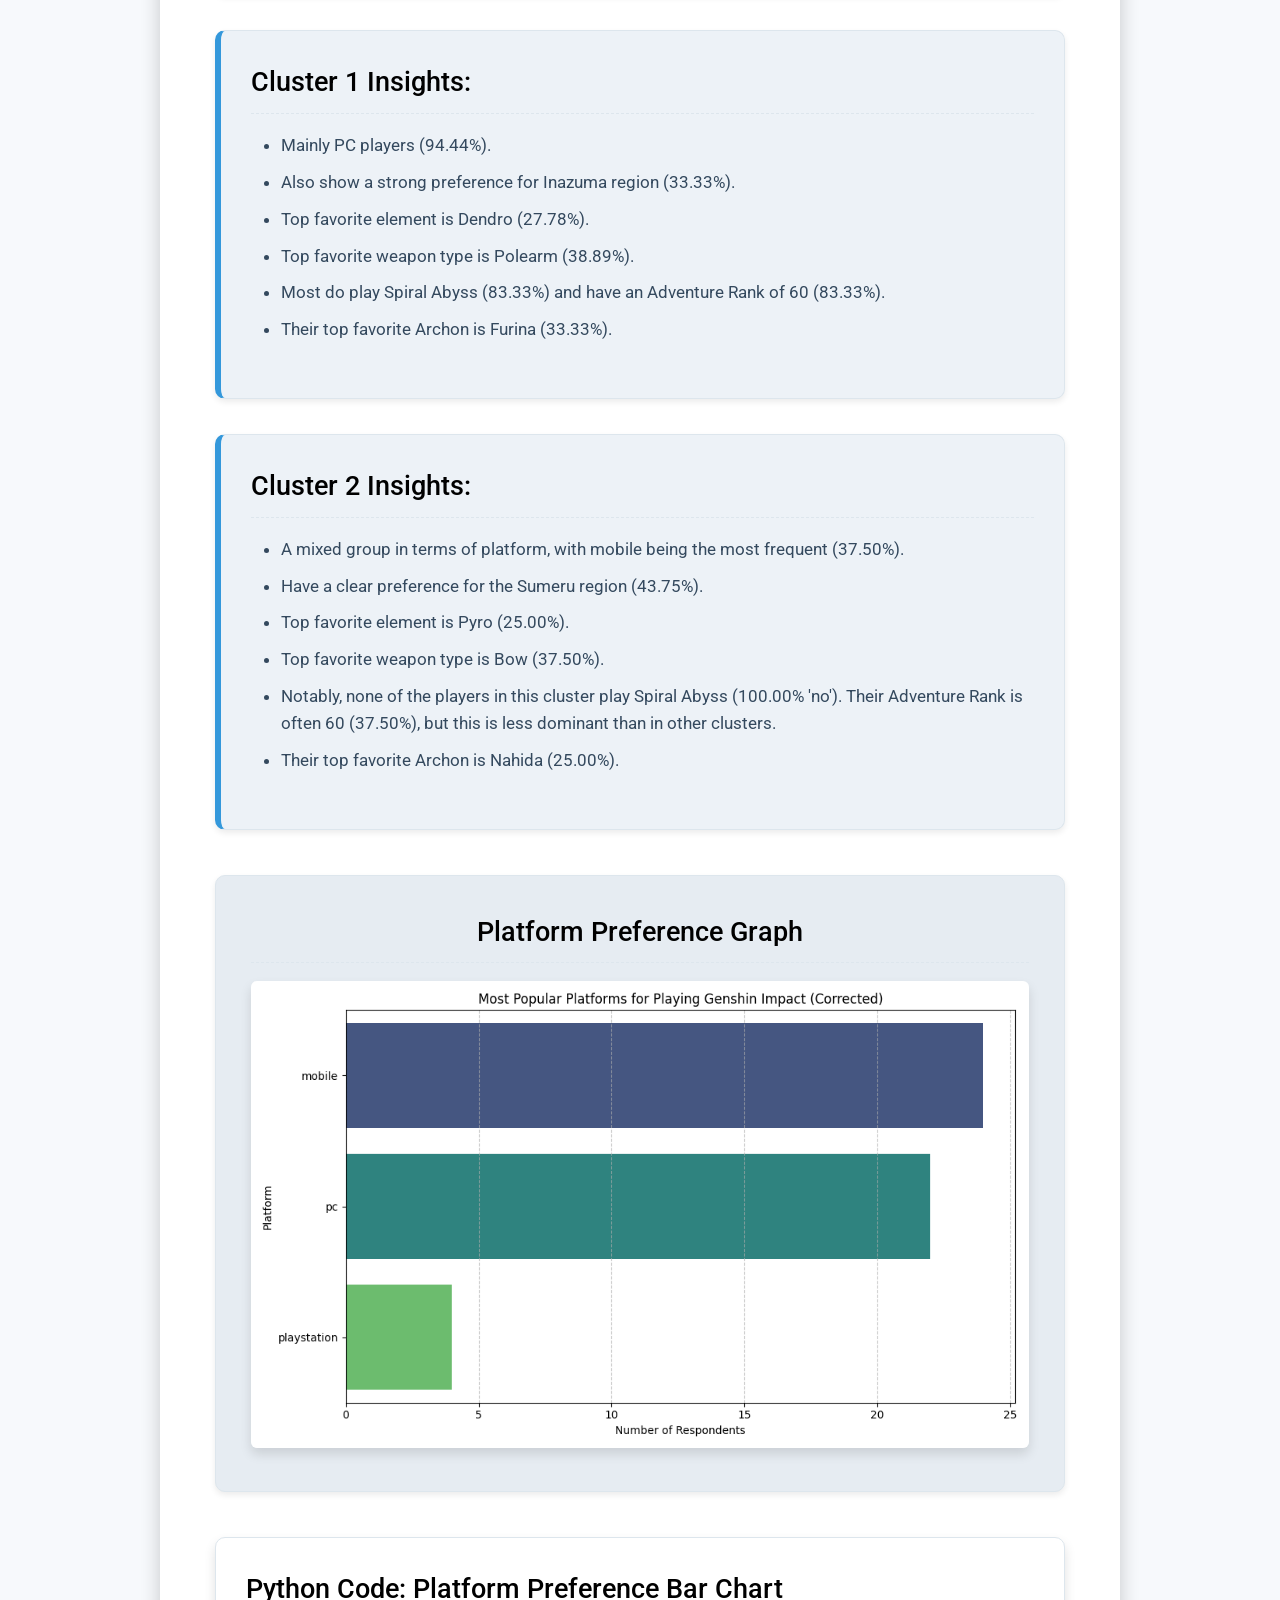
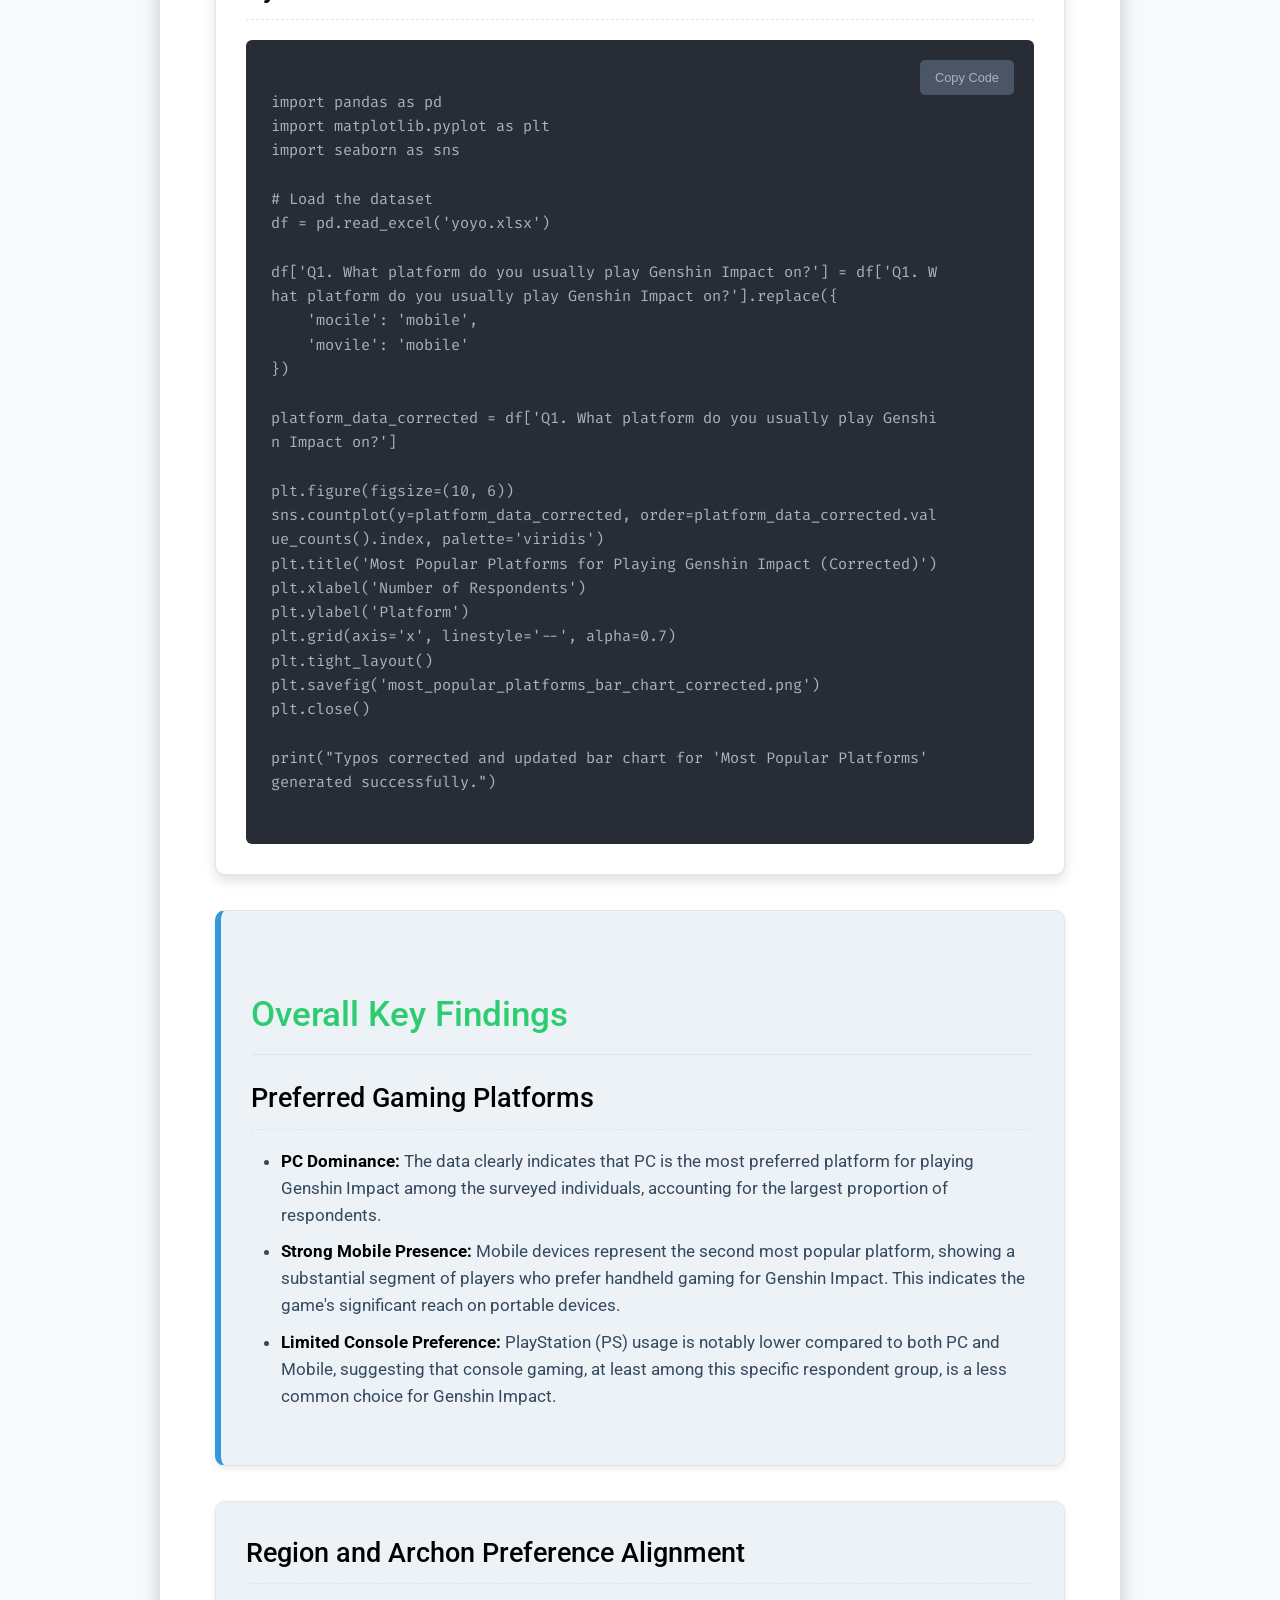
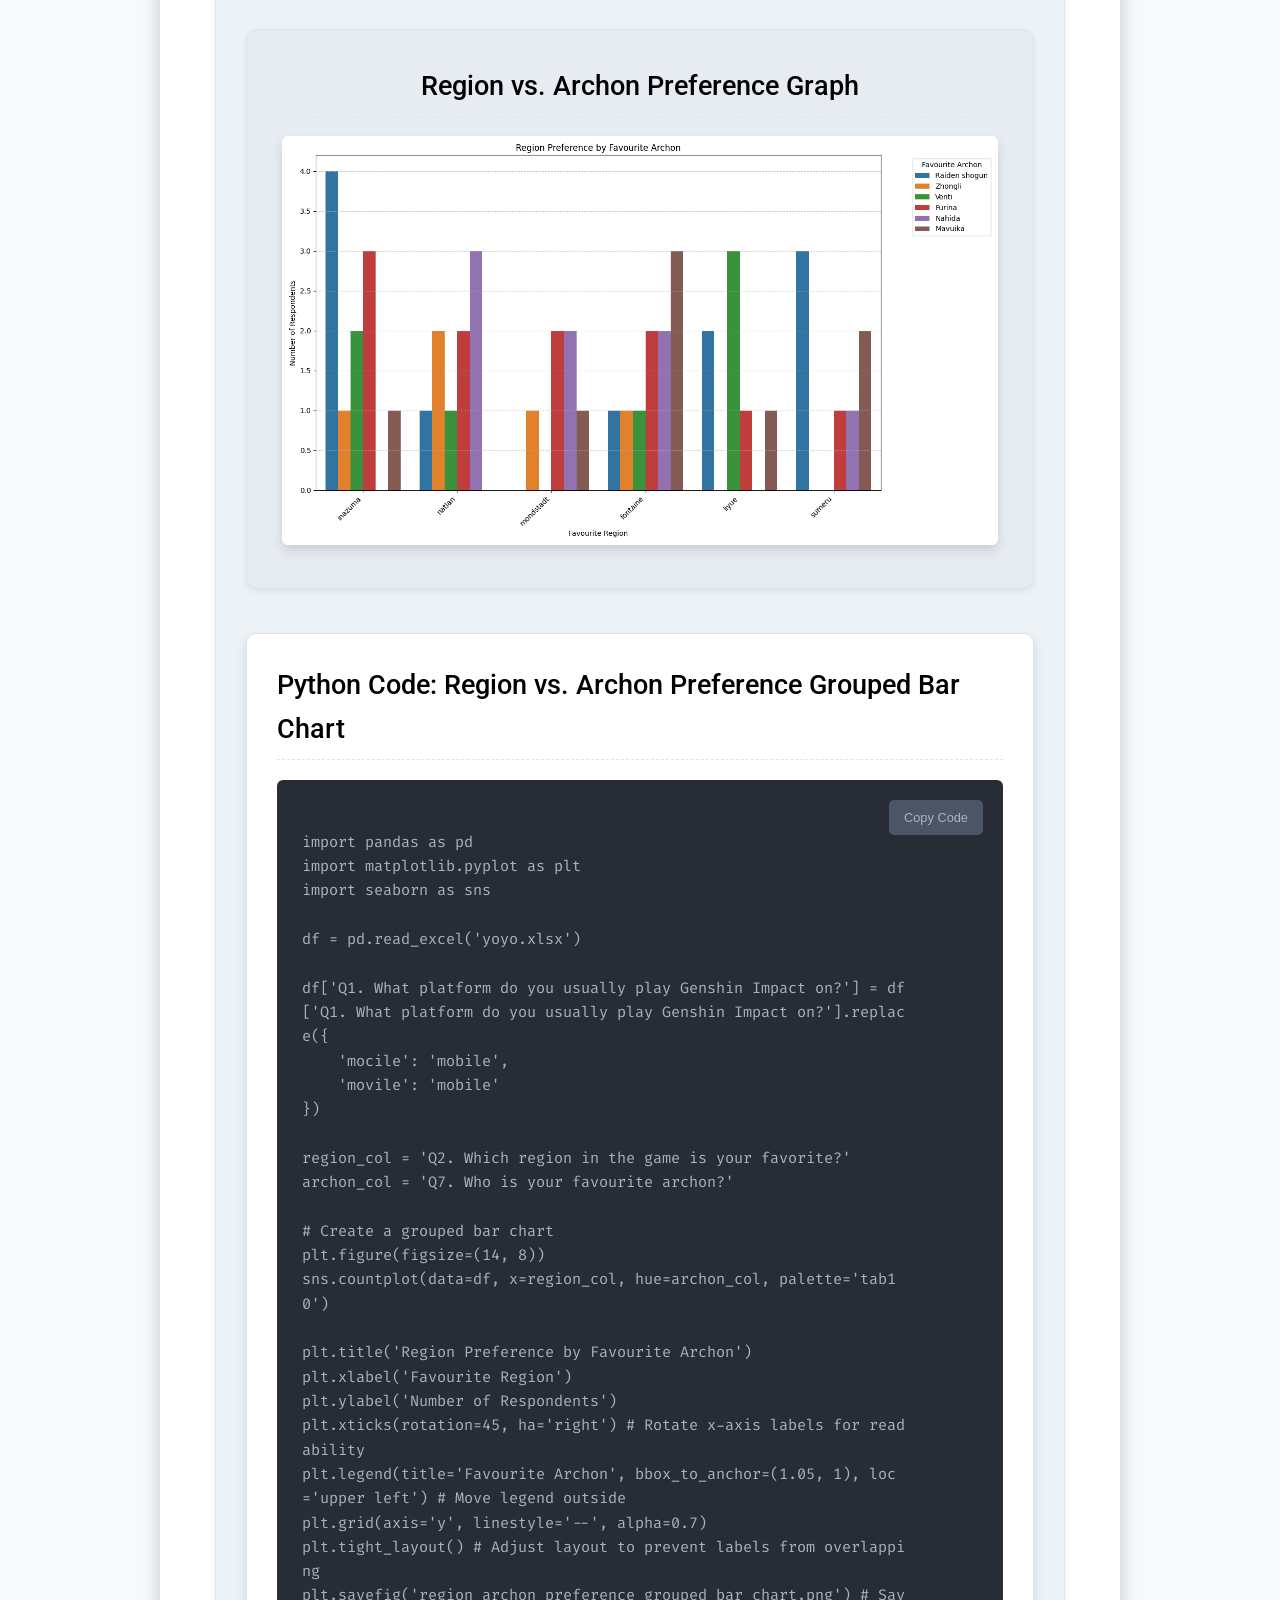
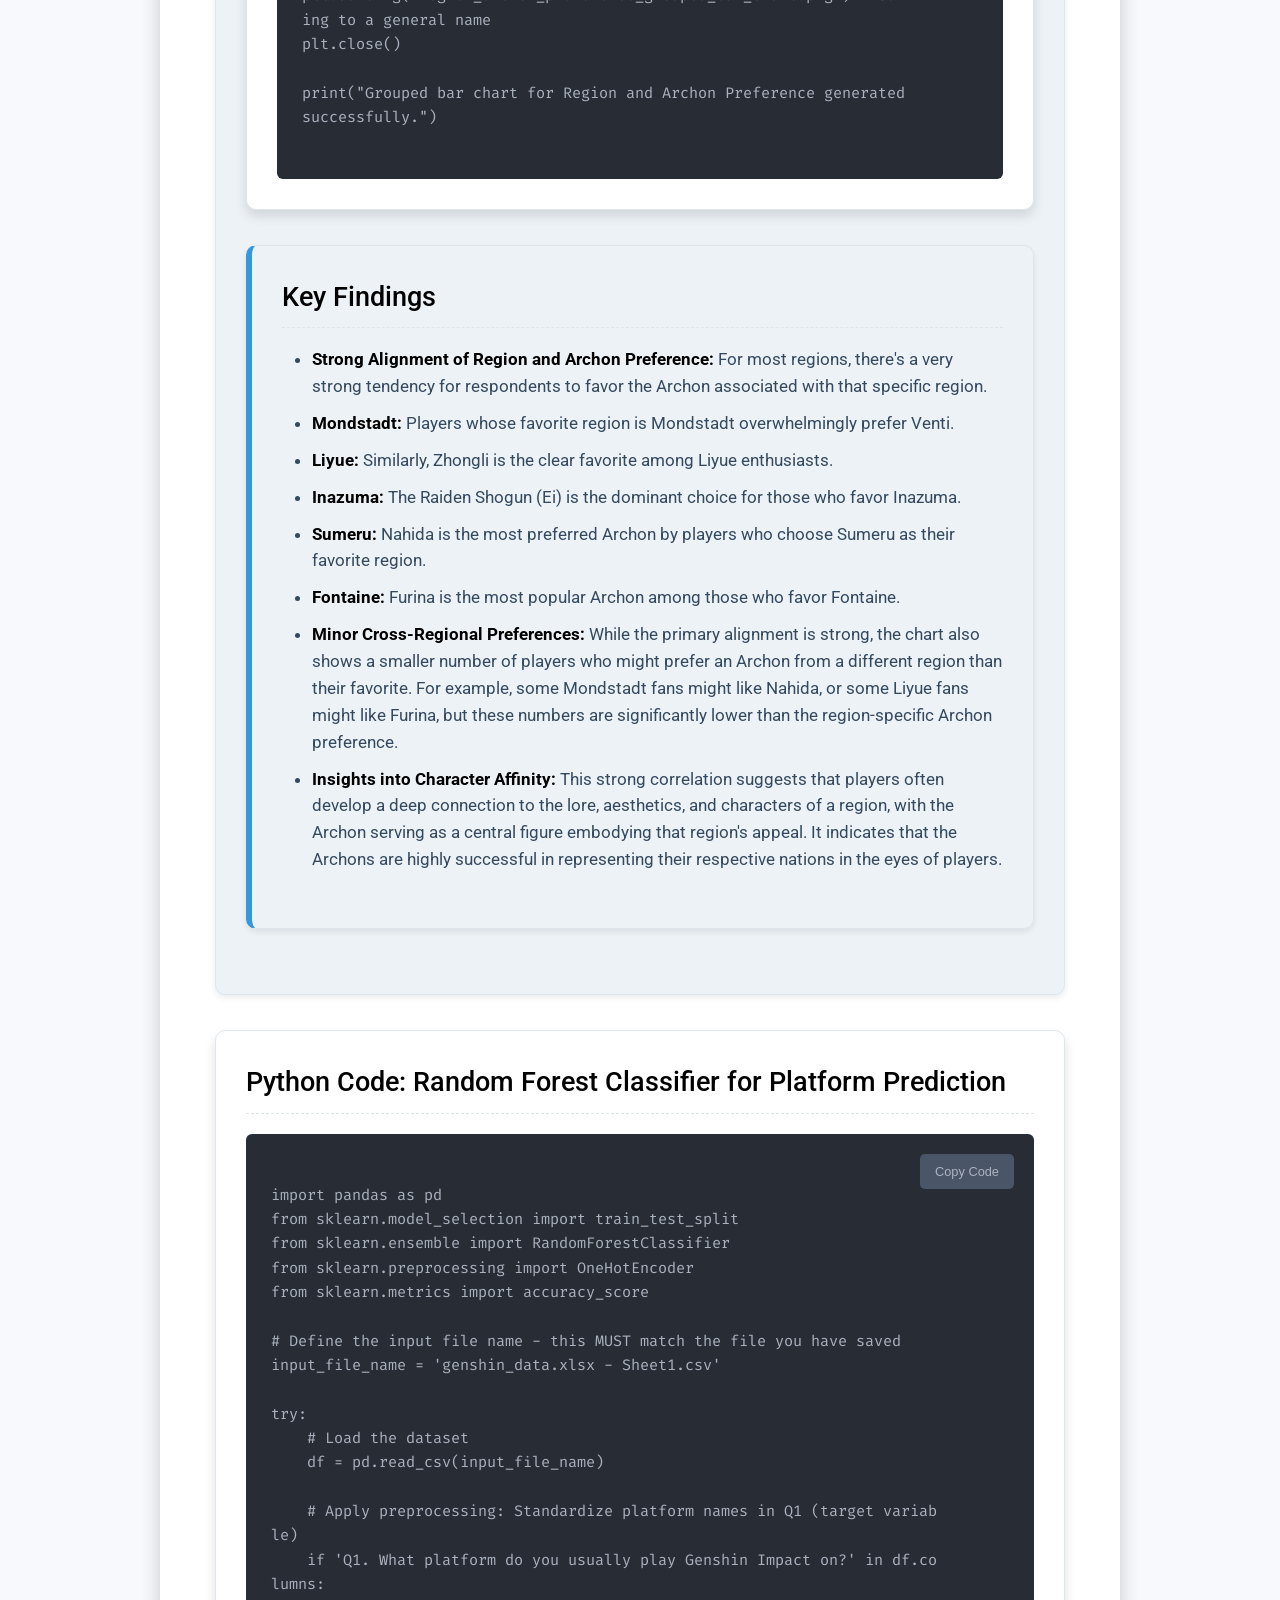
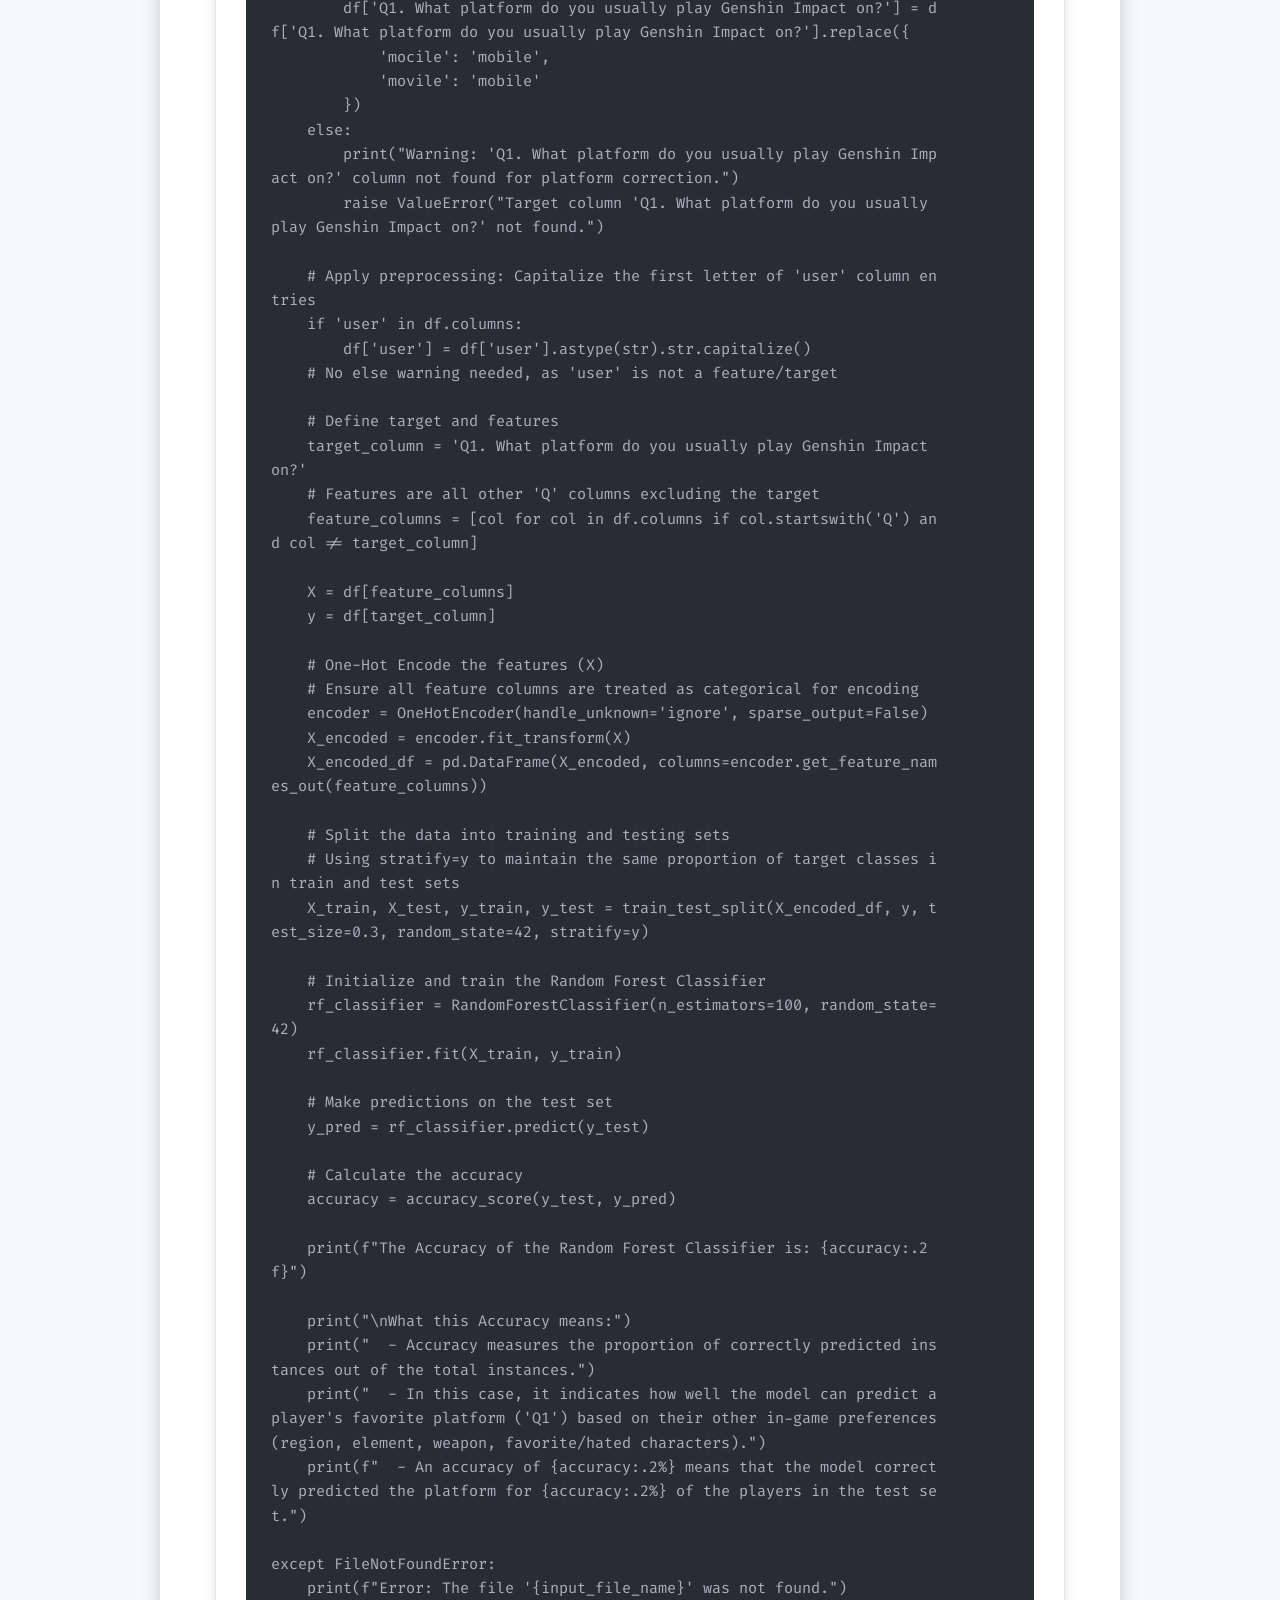
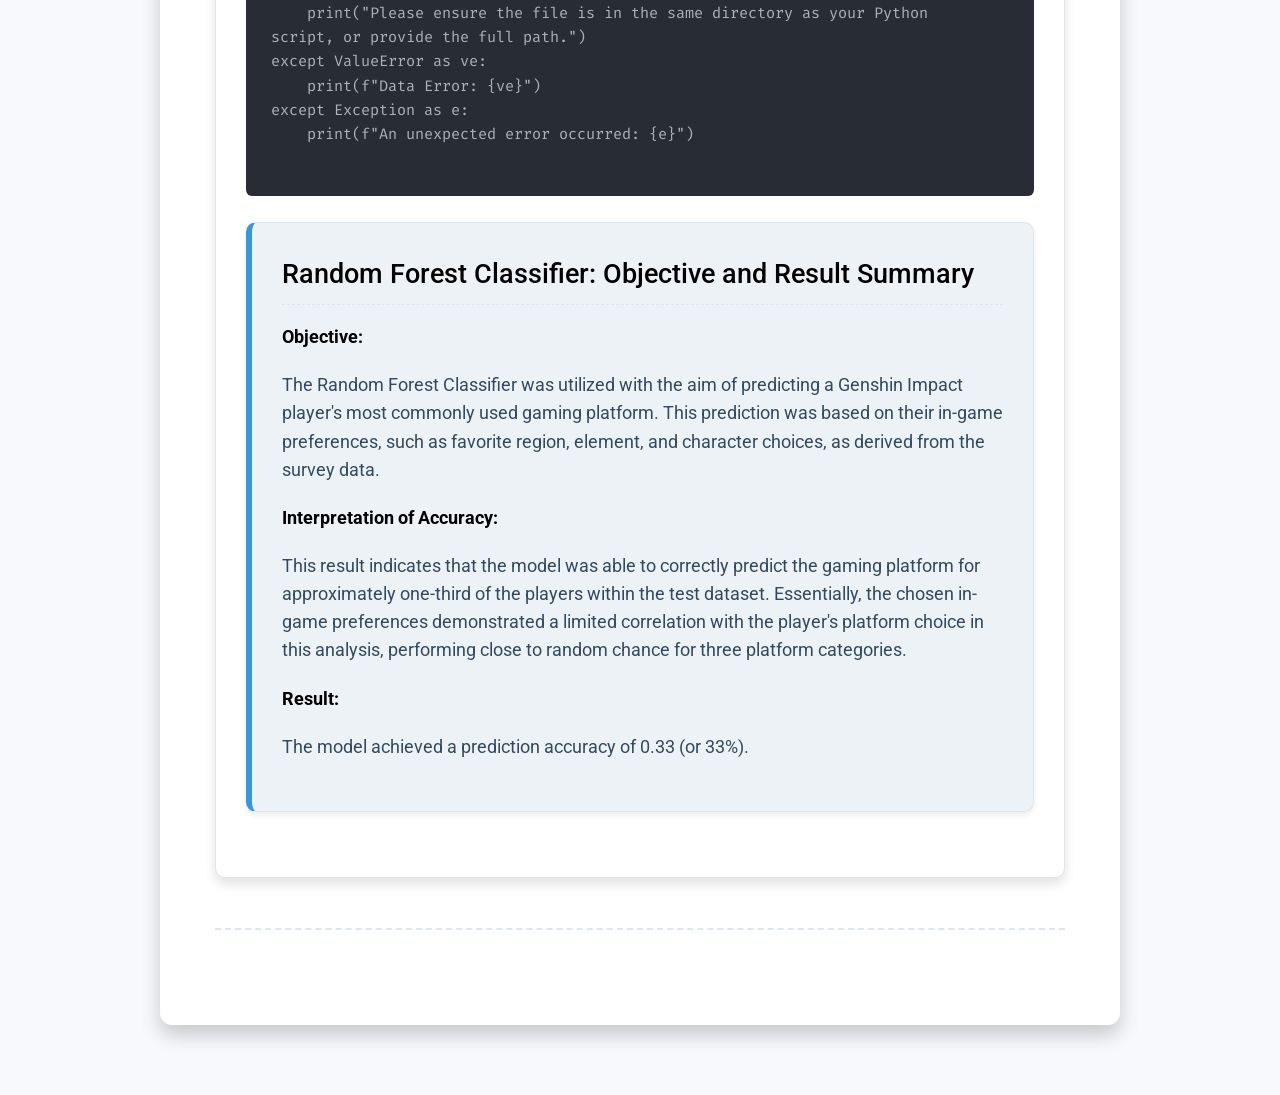
<file: final.html>
<!DOCTYPE html>
<html lang="en">
<head>
<meta charset="utf-8"/>
<meta content="width=device-width, initial-scale=1.0" name="viewport"/>
<title>Genshin Impact Survey Insights - Analyst Report</title>
<!-- Google Fonts for a professional look -->
<link href="https://fonts.googleapis.com/css2?family=Roboto:wght@300;400;500;700&amp;family=Merriweather:wght@400;700&amp;family=Fira+Code&amp;display=swap" rel="stylesheet"/>
<link rel="stylesheet" href="final.css">
</head>
<body>
<div id="stickyNavbar" style="
  position: fixed;
  top: 0;
  left: 0;
  right: 0;
  z-index: 10000;
  background: rgba(0, 0, 0, 0.5);
  backdrop-filter: blur(6px);
  padding: 0.5rem 1rem;
  border-bottom: 1px solid var(--color-border);
  box-shadow: var(--shadow-subtle);
  display: flex;
  justify-content: space-between;
  align-items: center;
  font-family: 'Segoe UI', sans-serif;
  color: var(--color-primary);">

  <!-- Left: Title -->
  <h2 style="margin: 0; font-size: 1.25rem;color: var(--color-primary);">&nbsp;&nbsp;Live Dataset&nbsp;&nbsp;&nbsp;&nbsp;</h2>

  <!-- Center: User Info -->
  <div style="display: flex; flex-direction: column; align-items: center; font-weight: 500; line-height: 1.4;">
    <p style="margin: 0; padding: 2px 4px;"><strong>21MIC7040</strong></p>
    <p style="margin: 0; padding: 2px 8px;"><strong>Chandan Sathvik</strong></p>
  </div>

  <!-- Right: Theme Switch and Button -->
  <div style="display: flex; align-items: center; gap: 16px;">
    <!-- Theme Toggle -->
    <div class="theme-switch-wrapper" style="display: flex; align-items: center; gap: 6px;padding-bottom: -10px;">
      <span>💡</span>
      <label class="theme-switch" for="checkbox" style="display: inline-flex; align-items: center;">
        <input id="checkbox" type="checkbox" />
        <div class="slider"></div>
      </label>
      <span>🌙</span>
    </div>

    <!-- Download Button -->
    <div class="button-group" style="margin: 0;">
      <a class="button secondary" download="yoyo.xlsx" href="21mic7040_dataset.xlsx">Download Dataset</a>
    </div>
  </div>

</div>



<div class="report-container">
<h1>Genshin Impact Survey Analysis: Player Behavior &amp; Preferences</h1>
<div class="section-block highlight-primary">
<h2>Problem Statement</h2>
<p>
                "Can we predict whether a player participates in Spiral Abyss based on their gameplay preferences and profile?"
            </p>
</div>
<div class="graph-section">
<h3>Cluster Analysis Graph</h3>
<img alt="Cluster Analysis Graph" onerror="this.onerror=null; this.src='https://placehold.co/600x400/eeeeee/aaaaaa?text=Image+Not+Found';" src="cluster_scatterplot_from_xlsx.png"/>
</div>
<div class="code-block-wrapper">
<h3>Python Code: Genshin Impact Player Clustering</h3>
<div class="code-container">
<pre><code id="clusterCode">
import pandas as pd
from sklearn.preprocessing import OneHotEncoder
from sklearn.decomposition import PCA
import matplotlib.pyplot as plt
import seaborn as sns
from sklearn.cluster import KMeans # KMeans is needed to get the cluster labels

# Load the dataset
df = pd.read_excel('yoyo.xlsx')

clustering_cols = [col for col in df.columns if col.startswith('Q')]
df_clustering = df[clustering_cols].copy()
categorical_cols = df_clustering.columns

# Apply One-Hot Encoding
encoder = OneHotEncoder(handle_unknown='ignore', sparse_output=False)
encoded_features = encoder.fit_transform(df_clustering[categorical_cols])
encoded_df = pd.DataFrame(encoded_features, columns=encoder.get_feature_names_out(categorical_cols))

n_clusters = 3
kmeans = KMeans(n_clusters=n_clusters, random_state=42, n_init=10)
clusters = kmeans.fit_predict(encoded_df)

pca = PCA(n_components=2)
principal_components = pca.fit_transform(encoded_df)
pca_df = pd.DataFrame(data=principal_components, columns=['PC1', 'PC2'])
pca_df['Cluster'] = clusters

# Visualize the clusters using a scatter plot
plt.figure(figsize=(10, 8))
sns.scatterplot(x='PC1', y='PC2', hue='Cluster', palette='viridis', data=pca_df, s=100, alpha=0.8)
plt.title('2D PCA of Clusters')
plt.xlabel('Principal Component 1')
plt.ylabel('Principal Component 2')
plt.grid(True)
plt.savefig('cluster_scatterplot_from_xlsx.png') # Saves the plot to a file
plt.close() # Closes the plot to prevent it from displaying directly in some environments
                </code></pre>
<textarea class="hidden" id="clusterCodeText" readonly="">
import pandas as pd
from sklearn.preprocessing import OneHotEncoder
from sklearn.decomposition import PCA
import matplotlib.pyplot as plt
import seaborn as sns
from sklearn.cluster import KMeans # KMeans is needed to get the cluster labels

# Load the dataset
df = pd.read_excel('yoyo.xlsx')

clustering_cols = [col for col in df.columns if col.startswith('Q')]
df_clustering = df[clustering_cols].copy()
categorical_cols = df_clustering.columns

# Apply One-Hot Encoding
encoder = OneHotEncoder(handle_unknown='ignore', sparse_output=False)
encoded_features = encoder.fit_transform(df_clustering[categorical_cols])
encoded_df = pd.DataFrame(encoded_features, columns=encoder.get_feature_names_out(categorical_cols))

n_clusters = 3
kmeans = KMeans(n_clusters=n_clusters, random_state=42, n_init=10)
clusters = kmeans.fit_predict(encoded_df)

pca = PCA(n_components=2)
principal_components = pca.fit_transform(encoded_df)
pca_df = pd.DataFrame(data=principal_components, columns=['PC1', 'PC2'])
pca_df['Cluster'] = clusters

# Visualize the clusters using a scatter plot
plt.figure(figsize=(10, 8))
sns.scatterplot(x='PC1', y='PC2', hue='Cluster', palette='viridis', data=pca_df, s=100, alpha=0.8)
plt.title('2D PCA of Clusters')
plt.xlabel('Principal Component 1')
plt.ylabel('Principal Component 2')
plt.grid(True)
plt.savefig('cluster_scatterplot_from_xlsx.png') # Saves the plot to a file
plt.close() # Closes the plot to prevent it from displaying directly in some environments
                </textarea>
<button class="copy-btn" data-target-code-id="clusterCodeText">Copy Code</button>
</div>
</div>
<h2>Cluster Insights</h2>
<div class="section-block highlight-accent">
<h3>Cluster 0 Insights:</h3>
<ul>
<li>Predominantly mobile players (100.00%).</li>
<li>Top favorite region is Inazuma (25.00%).</li>
<li>Top favorite element is Hydro (31.25%).</li>
<li>Top favorite weapon type is Bow (31.25%).</li>
<li>Most of these players do play Spiral Abyss (100.00%) and have an Adventure Rank of 60 (62.50%).</li>
<li>Their top favorite Archon is Venti (31.25%).</li>
</ul>
</div>
<div class="section-block highlight-accent">
<h3>Cluster 1 Insights:</h3>
<ul>
<li>Mainly PC players (94.44%).</li>
<li>Also show a strong preference for Inazuma region (33.33%).</li>
<li>Top favorite element is Dendro (27.78%).</li>
<li>Top favorite weapon type is Polearm (38.89%).</li>
<li>Most do play Spiral Abyss (83.33%) and have an Adventure Rank of 60 (83.33%).</li>
<li>Their top favorite Archon is Furina (33.33%).</li>
</ul>
</div>
<div class="section-block highlight-accent">
<h3>Cluster 2 Insights:</h3>
<ul>
<li>A mixed group in terms of platform, with mobile being the most frequent (37.50%).</li>
<li>Have a clear preference for the Sumeru region (43.75%).</li>
<li>Top favorite element is Pyro (25.00%).</li>
<li>Top favorite weapon type is Bow (37.50%).</li>
<li>Notably, none of the players in this cluster play Spiral Abyss (100.00% 'no'). Their Adventure Rank is often 60 (37.50%), but this is less dominant than in other clusters.</li>
<li>Their top favorite Archon is Nahida (25.00%).</li>
</ul>
</div>
<div class="graph-section">
<h3>Platform Preference Graph</h3>
<img alt="Platform Preference Graph" onerror="this.onerror=null; this.src='https://placehold.co/600x400/eeeeee/aaaaaa?text=Image+Not+Found';" src="most_popular_platforms_bar_chart_corrected.png"/>
</div>
<div class="code-block-wrapper">
<h3>Python Code: Platform Preference Bar Chart</h3>
<div class="code-container">
<pre><code id="platformChartCode">
import pandas as pd
import matplotlib.pyplot as plt
import seaborn as sns

# Load the dataset
df = pd.read_excel('yoyo.xlsx')

df['Q1. What platform do you usually play Genshin Impact on?'] = df['Q1. What platform do you usually play Genshin Impact on?'].replace({
    'mocile': 'mobile',
    'movile': 'mobile'
})

platform_data_corrected = df['Q1. What platform do you usually play Genshin Impact on?']

plt.figure(figsize=(10, 6))
sns.countplot(y=platform_data_corrected, order=platform_data_corrected.value_counts().index, palette='viridis')
plt.title('Most Popular Platforms for Playing Genshin Impact (Corrected)')
plt.xlabel('Number of Respondents')
plt.ylabel('Platform')
plt.grid(axis='x', linestyle='--', alpha=0.7)
plt.tight_layout()
plt.savefig('most_popular_platforms_bar_chart_corrected.png')
plt.close()

print("Typos corrected and updated bar chart for 'Most Popular Platforms' generated successfully.")
                </code></pre>
<textarea class="hidden" id="platformChartCodeText" readonly="">
import pandas as pd
import matplotlib.pyplot as plt
import seaborn as sns

# Load the dataset
df = pd.read_excel('yoyo.xlsx')

df['Q1. What platform do you usually play Genshin Impact on?'] = df['Q1. What platform do you usually play Genshin Impact on?'].replace({
    'mocile': 'mobile',
    'movile': 'mobile'
})

platform_data_corrected = df['Q1. What platform do you usually play Genshin Impact on?']

plt.figure(figsize=(10, 6))
sns.countplot(y=platform_data_corrected, order=platform_data_corrected.value_counts().index, palette='viridis')
plt.title('Most Popular Platforms for Playing Genshin Impact (Corrected)')
plt.xlabel('Number of Respondents')
plt.ylabel('Platform')
plt.grid(axis='x', linestyle='--', alpha=0.7)
plt.tight_layout()
plt.savefig('most_popular_platforms_bar_chart_corrected.png')
plt.close()

print("Typos corrected and updated bar chart for 'Most Popular Platforms' generated successfully.")
                </textarea>
<button class="copy-btn" data-target-code-id="platformChartCodeText">Copy Code</button>
</div>
</div>
<div class="section-block highlight-accent">
<h2>Overall Key Findings</h2>
<h3>Preferred Gaming Platforms</h3>
<ul>
<li><strong>PC Dominance:</strong> The data clearly indicates that PC is the most preferred platform for playing Genshin Impact among the surveyed individuals, accounting for the largest proportion of respondents.</li>
<li><strong>Strong Mobile Presence:</strong> Mobile devices represent the second most popular platform, showing a substantial segment of players who prefer handheld gaming for Genshin Impact. This indicates the game's significant reach on portable devices.</li>
<li><strong>Limited Console Preference:</strong> PlayStation (PS) usage is notably lower compared to both PC and Mobile, suggesting that console gaming, at least among this specific respondent group, is a less common choice for Genshin Impact.</li>
</ul>
</div>
<div class="section-block">
<h3>Region and Archon Preference Alignment</h3>
<div class="graph-section">
<h3>Region vs. Archon Preference Graph</h3>
<img alt="Region vs. Archon Preference Graph" src="region_archon_preference_grouped_bar_chart.png"/>
</div>
<div class="code-block-wrapper">
<h3>Python Code: Region vs. Archon Preference Grouped Bar Chart</h3>
<div class="code-container">
<pre><code id="regionArchonChartCode">
import pandas as pd
import matplotlib.pyplot as plt
import seaborn as sns

df = pd.read_excel('yoyo.xlsx')

df['Q1. What platform do you usually play Genshin Impact on?'] = df['Q1. What platform do you usually play Genshin Impact on?'].replace({
    'mocile': 'mobile',
    'movile': 'mobile'
})

region_col = 'Q2. Which region in the game is your favorite?'
archon_col = 'Q7. Who is your favourite archon?'

# Create a grouped bar chart
plt.figure(figsize=(14, 8))
sns.countplot(data=df, x=region_col, hue=archon_col, palette='tab10')

plt.title('Region Preference by Favourite Archon')
plt.xlabel('Favourite Region')
plt.ylabel('Number of Respondents')
plt.xticks(rotation=45, ha='right') # Rotate x-axis labels for readability
plt.legend(title='Favourite Archon', bbox_to_anchor=(1.05, 1), loc='upper left') # Move legend outside
plt.grid(axis='y', linestyle='--', alpha=0.7)
plt.tight_layout() # Adjust layout to prevent labels from overlapping
plt.savefig('region_archon_preference_grouped_bar_chart.png') # Saving to a general name
plt.close()

print("Grouped bar chart for Region and Archon Preference generated successfully.")
                    </code></pre>
<textarea class="hidden" id="regionArchonChartCodeText" readonly="">
import pandas as pd
import matplotlib.pyplot as plt
import seaborn as sns

df = pd.read_excel('yoyo.xlsx')

df['Q1. What platform do you usually play Genshin Impact on?'] = df['Q1. What platform do you usually play Genshin Impact on?'].replace({
    'mocile': 'mobile',
    'movile': 'mobile'
})

region_col = 'Q2. Which region in the game is your favorite?'
archon_col = 'Q7. Who is your favourite archon?'

# Create a grouped bar chart
plt.figure(figsize=(14, 8))
sns.countplot(data=df, x=region_col, hue=archon_col, palette='tab10')

plt.title('Region Preference by Favourite Archon')
plt.xlabel('Favourite Region')
plt.ylabel('Number of Respondents')
plt.xticks(rotation=45, ha='right') # Rotate x-axis labels for readability
plt.legend(title='Favourite Archon', bbox_to_anchor=(1.05, 1), loc='upper left') # Move legend outside
plt.grid(axis='y', linestyle='--', alpha=0.7)
plt.tight_layout() # Adjust layout to prevent labels from overlapping
plt.savefig('region_archon_preference_grouped_bar_chart.png') # Saving to a general name
plt.close()

print("Grouped bar chart for Region and Archon Preference generated successfully.")
                    </textarea>
<button class="copy-btn" data-target-code-id="regionArchonChartCodeText">Copy Code</button>
</div>
</div>
<div class="section-block highlight-accent">
    <h3>Key Findings</h3>
<ul>
<li><strong>Strong Alignment of Region and Archon Preference:</strong> For most regions, there's a very strong tendency for respondents to favor the Archon associated with that specific region.</li>
<li><strong>Mondstadt:</strong> Players whose favorite region is Mondstadt overwhelmingly prefer Venti.</li>
<li><strong>Liyue:</strong> Similarly, Zhongli is the clear favorite among Liyue enthusiasts.</li>
<li><strong>Inazuma:</strong> The Raiden Shogun (Ei) is the dominant choice for those who favor Inazuma.</li>
<li><strong>Sumeru:</strong> Nahida is the most preferred Archon by players who choose Sumeru as their favorite region.</li>
<li><strong>Fontaine:</strong> Furina is the most popular Archon among those who favor Fontaine.</li>
<li><strong>Minor Cross-Regional Preferences:</strong> While the primary alignment is strong, the chart also shows a smaller number of players who might prefer an Archon from a different region than their favorite. For example, some Mondstadt fans might like Nahida, or some Liyue fans might like Furina, but these numbers are significantly lower than the region-specific Archon preference.</li>
<li><strong>Insights into Character Affinity:</strong> This strong correlation suggests that players often develop a deep connection to the lore, aesthetics, and characters of a region, with the Archon serving as a central figure embodying that region's appeal. It indicates that the Archons are highly successful in representing their respective nations in the eyes of players.</li>
</ul>
</div>
</div>
<div class="code-block-wrapper">
<h3>Python Code: Random Forest Classifier for Platform Prediction</h3>
<div class="code-container">
<pre><code id="predictionCode">
import pandas as pd
from sklearn.model_selection import train_test_split
from sklearn.ensemble import RandomForestClassifier
from sklearn.preprocessing import OneHotEncoder
from sklearn.metrics import accuracy_score

# Define the input file name - this MUST match the file you have saved
input_file_name = 'genshin_data.xlsx - Sheet1.csv'

try:
    # Load the dataset
    df = pd.read_csv(input_file_name)

    # Apply preprocessing: Standardize platform names in Q1 (target variable)
    if 'Q1. What platform do you usually play Genshin Impact on?' in df.columns:
        df['Q1. What platform do you usually play Genshin Impact on?'] = df['Q1. What platform do you usually play Genshin Impact on?'].replace({
            'mocile': 'mobile',
            'movile': 'mobile'
        })
    else:
        print("Warning: 'Q1. What platform do you usually play Genshin Impact on?' column not found for platform correction.")
        raise ValueError("Target column 'Q1. What platform do you usually play Genshin Impact on?' not found.")

    # Apply preprocessing: Capitalize the first letter of 'user' column entries
    if 'user' in df.columns:
        df['user'] = df['user'].astype(str).str.capitalize()
    # No else warning needed, as 'user' is not a feature/target

    # Define target and features
    target_column = 'Q1. What platform do you usually play Genshin Impact on?'
    # Features are all other 'Q' columns excluding the target
    feature_columns = [col for col in df.columns if col.startswith('Q') and col != target_column]

    X = df[feature_columns]
    y = df[target_column]

    # One-Hot Encode the features (X)
    # Ensure all feature columns are treated as categorical for encoding
    encoder = OneHotEncoder(handle_unknown='ignore', sparse_output=False)
    X_encoded = encoder.fit_transform(X)
    X_encoded_df = pd.DataFrame(X_encoded, columns=encoder.get_feature_names_out(feature_columns))

    # Split the data into training and testing sets
    # Using stratify=y to maintain the same proportion of target classes in train and test sets
    X_train, X_test, y_train, y_test = train_test_split(X_encoded_df, y, test_size=0.3, random_state=42, stratify=y)

    # Initialize and train the Random Forest Classifier
    rf_classifier = RandomForestClassifier(n_estimators=100, random_state=42)
    rf_classifier.fit(X_train, y_train)

    # Make predictions on the test set
    y_pred = rf_classifier.predict(y_test)

    # Calculate the accuracy
    accuracy = accuracy_score(y_test, y_pred)

    print(f"The Accuracy of the Random Forest Classifier is: {accuracy:.2f}")

    print("\nWhat this Accuracy means:")
    print("  - Accuracy measures the proportion of correctly predicted instances out of the total instances.")
    print("  - In this case, it indicates how well the model can predict a player's favorite platform ('Q1') based on their other in-game preferences (region, element, weapon, favorite/hated characters).")
    print(f"  - An accuracy of {accuracy:.2%} means that the model correctly predicted the platform for {accuracy:.2%} of the players in the test set.")

except FileNotFoundError:
    print(f"Error: The file '{input_file_name}' was not found.")
    print("Please ensure the file is in the same directory as your Python script, or provide the full path.")
except ValueError as ve:
    print(f"Data Error: {ve}")
except Exception as e:
    print(f"An unexpected error occurred: {e}")
                </code></pre>
<textarea class="hidden" id="predictionCodeText" readonly="">
import pandas as pd
from sklearn.model_selection import train_test_split
from sklearn.ensemble import RandomForestClassifier
from sklearn.preprocessing import OneHotEncoder
from sklearn.metrics import accuracy_score

# Define the input file name - this MUST match the file you have saved
input_file_name = 'genshin_data.xlsx - Sheet1.csv'

try:
    # Load the dataset
    df = pd.read_csv(input_file_name)

    # Apply preprocessing: Standardize platform names in Q1 (target variable)
    if 'Q1. What platform do you usually play Genshin Impact on?' in df.columns:
        df['Q1. What platform do you usually play Genshin Impact on?'] = df['Q1. What platform do you usually play Genshin Impact on?'].replace({
            'mocile': 'mobile',
            'movile': 'mobile'
        })
    else:
        print("Warning: 'Q1. What platform do you usually play Genshin Impact on?' column not found for platform correction.")
        raise ValueError("Target column 'Q1. What platform do you usually play Genshin Impact on?' not found.")

    # Apply preprocessing: Capitalize the first letter of 'user' column entries
    if 'user' in df.columns:
        df['user'] = df['user'].astype(str).str.capitalize()
    # No else warning needed, as 'user' is not a feature/target

    # Define target and features
    target_column = 'Q1. What platform do you usually play Genshin Impact on?'
    # Features are all other 'Q' columns excluding the target
    feature_columns = [col for col in df.columns if col.startswith('Q') and col != target_column]

    X = df[feature_columns]
    y = df[target_column]

    # One-Hot Encode the features (X)
    # Ensure all feature columns are treated as categorical for encoding
    encoder = OneHotEncoder(handle_unknown='ignore', sparse_output=False)
    X_encoded = encoder.fit_transform(X)
    X_encoded_df = pd.DataFrame(X_encoded, columns=encoder.get_feature_names_out(feature_columns))

    # Split the data into training and testing sets
    # Using stratify=y to maintain the same proportion of target classes in train and test sets
    X_train, X_test, y_train, y_test = train_test_split(X_encoded_df, y, test_size=0.3, random_state=42, stratify=y)

    # Initialize and train the Random Forest Classifier
    rf_classifier = RandomForestClassifier(n_estimators=100, random_state=42)
    rf_classifier.fit(X_train, y_train)

    # Make predictions on the test set
    y_pred = rf_classifier.predict(X_test)

    # Calculate the accuracy
    accuracy = accuracy_score(y_test, y_pred)

    print(f"The Accuracy of the Random Forest Classifier is: {accuracy:.2f}")

    print("\nWhat this Accuracy means:")
    print("  - Accuracy measures the proportion of correctly predicted instances out of the total instances.")
    print("  - In this case, it indicates how well the model can predict a player's favorite platform ('Q1') based on their other in-game preferences (region, element, weapon, favorite/hated characters).")
    print(f"  - An accuracy of {accuracy:.2%} means that the model correctly predicted the platform for {accuracy:.2%} of the players in the test set.")

except FileNotFoundError:
    print(f"Error: The file '{input_file_name}' was not found.")
    print("Please ensure the file is in the same directory as your Python script, or provide the full path.")
except ValueError as ve:
    print(f"Data Error: {ve}")
except Exception as e:
    print(f"An unexpected error occurred: {e}")
                </textarea>
<button class="copy-btn" data-target-code-id="predictionCodeText">Copy Code</button>
</div>
<br>
<div class="section-block highlight-accent">
  <h3>Random Forest Classifier: Objective and Result Summary</h3>
  <p><strong>Objective:</strong></p>
  <p>The Random Forest Classifier was utilized with the aim of predicting a Genshin Impact player's most commonly used gaming platform. This prediction was based on their in-game preferences, such as favorite region, element, and character choices, as derived from the survey data.</p>
  <p><strong>Interpretation of Accuracy:</strong></p>
  <p>This result indicates that the model was able to correctly predict the gaming platform for approximately one-third of the players within the test dataset. Essentially, the chosen in-game preferences demonstrated a limited correlation with the player's platform choice in this analysis,
     performing close to random chance for three platform categories.</p>
  <p><strong>Result:</strong></p>
  <p>The model achieved a prediction accuracy of 0.33 (or 33%).</p>
</div>
</div>
<hr/>
</div>
</div>
</div>
<script src="final.js"></script>
</body>
</html>
</file>
<file: final.css>
/* --- CSS Variables for Themes --- */
:root {
    /* Light Mode Defaults: Modern, Clean, Energetic */
    --color-primary: #000000; /* Deep Charcoal Blue for main headings, strong text */
    --color-secondary: #2ECC71; /* Vibrant Emerald Green for sub-headings, accents, primary buttons */
    --color-accent: #3498db; /* Bright Sky Blue for subtle highlights/links */
    --color-text-dark: #34495e; /* Dark Grayish Blue for body text */
    --color-text-light: #7F8C8D; /* Muted Gray for secondary text */
    --color-background-light: #F7F9FC; /* Very Light Blue-Gray background */
    --color-card-background: #FFFFFF; /* Pure White for content cards */
    --color-border: #DDE6ED; /* Light Steel Blue border */
    --color-code-bg: #282c34; /* Dark background for code (Atom One Dark-like) */
    --color-code-text: #ABB2BF; /* Light gray for code text */
    --color-code-highlight: #61AFEF; /* Blue for code highlights */
    --color-section-block-bg: #EDF2F7; /* Lighter Blue-Gray for section blocks */
    --color-graph-section-bg: #E6ECF2; /* Slightly darker blue-gray for graph sections */
    --color-table-header-bg: #E0E7EB; /* Table header background */
    --color-table-row-even-bg: #F2F5F7; /* Table even row background */
    --color-table-row-hover-bg: #D8E2EA; /* Table row hover background */
    --color-button-primary-hover: #27AE60; /* Darker Emerald for primary button hover */
    --color-button-secondary-text: var(--color-secondary); /* Secondary button text color (Emerald Green) */
    --color-button-secondary-hover-bg: var(--color-secondary); /* Secondary button hover background (Emerald Green) */
    --color-button-secondary-hover-text: white; /* Secondary button hover text color */
    --color-toggle-bg: #BCCAD6; /* Soft Gray Blue for toggle off state */
    --color-toggle-circle: white;
    --color-toggle-checked-bg: var(--color-secondary); /* Emerald Green for checked toggle */

    --shadow-subtle: 0 3px 6px rgba(0, 0, 0, 0.08);
    --shadow-medium: 0 6px 12px rgba(0, 0, 0, 0.12);
    --shadow-strong: 0 10px 20px rgba(0, 0, 0, 0.2);
}

/* Dark Mode Variables (Sleek, Cyberpunk Glow) */
body.dark-mode {
    --color-primary: #EAEAEA; /* Off-white for main headings */
    --color-secondary: #00FFFF; /* Bright Cyan/Aqua Neon for sub-headings, accents, primary buttons */
    --color-accent: #FF00FF; /* Bright Magenta Neon for complementary highlights */
    --color-text-dark: #B0B0B0; /* Light Gray for body text */
    --color-text-light: #888888; /* Muted Gray for secondary text */
    --color-background-light: #0D1117; /* Deep Dark Blue/Black (GitHub Dark-like background) */
    --color-card-background: #161B22; /* Darker Blue/Black for content cards */
    --color-border: #30363D; /* Dark Slate Gray border */
    --color-code-bg: #0A0D10; /* Almost pure black for code */
    --color-code-text: #C0C0C0; /* Silver for code text */
    --color-code-highlight: #00FFFF; /* Cyan Neon for code highlights */
    --color-section-block-bg: #1B242E; /* Darker Blue-Gray for section blocks */
    --color-graph-section-bg: #101820; /* Even darker blue-gray for graph sections */
    --color-table-header-bg: #28313A; /* Darker Blue-Gray for table header */
    --color-table-row-even-bg: #1E262F; /* Darker matte black for even rows */
    --color-table-row-hover-bg: #2F3A47; /* Slightly lighter matte black on hover */
    --color-button-primary-hover: #00DDDD; /* Slightly darker Cyan for primary button hover */
    --color-button-secondary-text: var(--color-secondary); /* Cyan Neon for secondary button text */
    --color-button-secondary-hover-bg: var(--color-secondary); /* Cyan Neon for secondary button hover background */
    --color-button-secondary-hover-text: #0D1117; /* Deep Dark Blue/Black for secondary button hover text */
    --color-toggle-bg: #444444; /* Dark gray for toggle off state */
    --color-toggle-circle: #ffffff;
    --color-toggle-checked-bg: var(--color-secondary); /* Cyan Neon for checked toggle */
    
    /* Neon Glow Shadows (using secondary color for glow) */
    --shadow-subtle: 0 0 8px rgba(0, 255, 255, 0.2);
    --shadow-medium: 0 0 15px rgba(0, 255, 255, 0.4);
    --shadow-strong: 0 0 25px rgba(0, 255, 255, 0.6);
}

/* --- Base Styles --- */
* {
    box-sizing: border-box;
    margin: 0;
    padding: 0;
}

body {
    font-family: 'Roboto', sans-serif;
    line-height: 1.6;
    color: var(--color-text-dark);
    background-color: var(--color-background-light);
    padding: 30px;
    display: flex;
    justify-content: center;
    min-height: 100vh;
    -webkit-font-smoothing: antialiased;
    -moz-osx-font-smoothing: grayscale;
    transition: background-color 0.4s ease, color 0.4s ease; /* Smooth theme transition */
}

.report-container {
    max-width: 960px;
    width: 100%;
    background-color: var(--color-card-background);
    border-radius: 12px; /* Slightly larger radius for a modern feel */
    box-shadow: var(--shadow-strong);
    padding: 45px 55px; /* Slightly more padding */
    margin-bottom: 40px;
    transition: background-color 0.4s ease, box-shadow 0.4s ease; /* Smooth theme transition */
}

/* --- Typography --- */
h1 {
    font-family: 'Merriweather', serif;
    font-size: 3rem; /* Slightly larger for impact */
    font-weight: 700;
    color: var(--color-primary);
    text-align: center;
    margin-bottom: 40px; /* Increased margin */
    padding-bottom: 20px;
    border-bottom: 4px solid var(--color-secondary); /* Thicker border */
    line-height: 1.25;
    transition: color 0.4s ease, border-color 0.4s ease;
    /* Dark Mode specific glow for headings */
    body.dark-mode & {
        text-shadow: 0 0 8px var(--color-secondary); /* Neon text glow */
    }
}

h2 {
    font-family: 'Roboto', sans-serif;
    font-size: 2.2rem; /* Slightly larger */
    font-weight: 500;
    color: var(--color-secondary);
    margin-top: 45px; /* Increased margin */
    margin-bottom: 22px;
    padding-bottom: 12px;
    border-bottom: 1px solid var(--color-border);
    transition: color 0.4s ease, border-color 0.4s ease;
}

h3 {
    font-family: 'Roboto', sans-serif;
    font-size: 1.7rem; /* Slightly larger */
    font-weight: 500;
    color: var(--color-primary);
    margin-bottom: 18px;
    padding-bottom: 8px;
    border-bottom: 1px dashed var(--color-border);
    transition: color 0.4s ease, border-color 0.4s ease;
}

p {
    font-size: 1.1rem; /* Slightly larger for readability */
    color: var(--color-text-dark);
    margin-bottom: 20px;
    transition: color 0.4s ease;
}

ul {
    list-style: disc;
    padding-left: 30px; /* Increased padding */
    color: var(--color-text-dark);
    margin-bottom: 25px; /* Increased margin */
    transition: color 0.4s ease;
}

ul li {
    margin-bottom: 10px;
    font-size: 1.05rem;
}

strong {
    font-weight: 700;
    color: var(--color-primary);
    transition: color 0.4s ease;
}

/* --- Section Blocks --- */
.section-block {
    background-color: var(--color-section-block-bg);
    border: 1px solid var(--color-border);
    border-radius: 10px; /* Slightly larger radius */
    padding: 30px; /* Increased padding */
    margin-bottom: 35px; /* Increased margin */
    box-shadow: var(--shadow-subtle);
    transition: background-color 0.4s ease, border-color 0.4s ease, box-shadow 0.4s ease;
}

.section-block.highlight-primary {
    border-left: 6px solid var(--color-secondary); /* Thicker highlight */
}

.section-block.highlight-accent {
    border-left: 6px solid var(--color-accent); /* Thicker highlight */
}

/* --- Graph Sections --- */
.graph-section {
    text-align: center;
    margin: 45px 0; /* Increased margin */
    padding: 35px; /* Increased padding */
    background-color: var(--color-graph-section-bg);
    border: 1px solid var(--color-border);
    border-radius: 10px; /* Consistent radius */
    box-shadow: var(--shadow-subtle);
    transition: background-color 0.4s ease, border-color 0.4s ease, box-shadow 0.4s ease;
}

.graph-section img {
    max-width: 100%;
    height: auto;
    border-radius: 6px;
    box-shadow: var(--shadow-medium);
    transition: transform 0.3s ease-in-out, box-shadow 0.4s ease;
}

.graph-section img:hover {
    transform: translateY(-8px) scale(1.02); /* More pronounced hover effect */
    box-shadow: var(--shadow-strong); /* Stronger shadow on hover */
}

/* --- Code Blocks --- */
.code-block-wrapper {
    background-color: var(--color-card-background);
    border: 1px solid var(--color-border);
    border-radius: 10px; /* Consistent radius */
    padding: 30px; /* Increased padding */
    margin-bottom: 35px; /* Increased margin */
    box-shadow: var(--shadow-medium);
    transition: background-color 0.4s ease, border-color 0.4s ease, box-shadow 0.4s ease;
}

.code-container {
    position: relative;
    background-color: var(--color-code-bg);
    border-radius: 6px;
    padding: 25px; /* Increased padding */
    overflow-x: auto;
    margin-top: 20px;
    font-size: 0.95rem; /* Slightly larger font */
    transition: background-color 0.4s ease;
}

code {
    font-family: 'Fira Code', monospace;
    color: var(--color-code-text);
    display: block;
    white-space: pre-wrap;
    word-break: break-all;
    padding-right: 70px; /* More space for copy button */
    transition: color 0.4s ease;
}

.copy-btn {
    background-color: #4a5568; /* Dark gray */
    color: var(--color-code-text);
    padding: 10px 15px; /* Larger padding */
    border-radius: 5px; /* Slightly larger radius */
    font-size: 0.8rem; /* Slightly larger font */
    position: absolute;
    top: 20px; /* Adjusted position */
    right: 20px; /* Adjusted position */
    cursor: pointer;
    transition: background-color 0.3s ease-in-out, color 0.4s ease;
    border: none;
    outline: none;
}

.copy-btn:hover {
    background-color: #374151; /* Even darker gray */
    transform: translateY(-2px); /* Slight lift on hover */
}

textarea.hidden {
    display: none;
}

/* --- Buttons --- */
.button {
    display: inline-flex;
    align-items: center;
    justify-content: center;
    font-weight: 600; /* Bolder text */
    padding: 14px 30px; /* More generous padding */
    border-radius: 6px; /* Slightly larger radius */
    box-shadow: var(--shadow-subtle);
    transition: all 0.3s ease-in-out;
    text-decoration: none;
    cursor: pointer;
    border: 2px solid transparent; /* Thicker border for consistent sizing */
    font-size: 1.05rem; /* Slightly larger font */
}

.button:focus {
    outline: 3px solid var(--color-secondary); /* Thicker outline */
    outline-offset: 3px;
}

.button.primary {
    background-color: var(--color-secondary);
    color: white;
    border-color: var(--color-secondary);
    transition: background-color 0.4s ease, border-color 0.4s ease, color 0.4s ease;
}

.button.primary:hover {
    background-color: var(--color-button-primary-hover);
    border-color: var(--color-button-primary-hover);
    box-shadow: var(--shadow-medium);
    transform: translateY(-3px); /* Subtle lift on hover */
}

.button.secondary {
    background-color: transparent;
    color: var(--color-button-secondary-text);
    border-color: var(--color-secondary);
    transition: background-color 0.4s ease, border-color 0.4s ease, color 0.4s ease;
}

.button.secondary:hover {
    background-color: var(--color-button-secondary-hover-bg);
    color: var(--color-button-secondary-hover-text);
    box-shadow: var(--shadow-medium);
    transform: translateY(-3px); /* Subtle lift on hover */
}

/* --- Horizontal Rule --- */
hr {
    border: none;
    border-top: 2px dashed var(--color-border); /* Thicker dashed line */
    margin: 50px 0; /* Increased margin */
    transition: border-color 0.4s ease;
}

/* --- Dataset Preview Table --- */
#dataset-preview {
    max-height: 500px; /* Increased max height */
    overflow-y: auto;
    border: 1px solid var(--color-border);
    border-radius: 10px; /* Consistent radius */
    padding: 20px; /* Increased padding */
    background-color: var(--color-section-block-bg);
    box-shadow: inset 0 2px 5px rgba(0,0,0,0.05); /* Stronger inset shadow */
    margin-top: 25px;
    display: none; /* Hidden by default */
    transition: background-color 0.4s ease, border-color 0.4s ease, box-shadow 0.4s ease;
}

#dataset-preview table {
    width: 100%;
    border-collapse: collapse;
    font-size: 0.95rem; /* Slightly larger font */
    table-layout: auto;
}

#dataset-preview th,
#dataset-preview td {
    border: 1px solid var(--color-border);
    padding: 14px 18px; /* More generous padding */
    text-align: left;
    word-wrap: break-word;
    vertical-align: top;
    transition: border-color 0.4s ease;
}

#dataset-preview th {
    background-color: var(--color-table-header-bg);
    font-weight: 700; /* Bolder header */
    color: var(--color-primary);
    position: sticky;
    top: 0;
    z-index: 1;
    transition: background-color 0.4s ease, color 0.4s ease;
}

#dataset-preview tr:nth-child(even) {
    background-color: var(--color-table-row-even-bg);
    transition: background-color 0.4s ease;
}

#dataset-preview tr:hover {
    background-color: var(--color-table-row-hover-bg);
    transition: background-color 0.2s ease-in-out;
}

/* --- Button Group --- */
.button-group {
    display: flex;
    flex-direction: column;
    gap: 20px; /* Increased gap */
    margin: 35px 0; /* Increased margin */
    align-items: center;
}

@media (min-width: 600px) {
    .button-group {
        flex-direction: row;
        justify-content: center;
    }
}

/* --- Toggle Switch CSS --- */
.theme-switch-wrapper {
    display: flex;
    align-items: center;
    justify-content: flex-end;
    margin-bottom: 25px;
    gap: 12px; /* Increased gap */
    color: var(--color-text-dark);
    font-size: 1rem; /* Slightly larger font */
    font-weight: 500;
    transition: color 0.4s ease;
}

.theme-switch {
    display: inline-block;
    height: 28px; /* Slightly larger */
    position: relative;
    width: 56px; /* Slightly larger */
}

.theme-switch input {
    display: none;
}

.slider {
    background-color: var(--color-toggle-bg);
    bottom: 0;
    cursor: pointer;
    left: 0;
    position: absolute;
    right: 0;
    top: 0;
    transition: .4s;
    border-radius: 34px;
}

.slider:before {
    background-color: var(--color-toggle-circle);
    bottom: 3px; /* Adjusted position */
    content: "";
    height: 22px; /* Slightly larger */
    left: 3px; /* Adjusted position */
    position: absolute;
    width: 22px; /* Slightly larger */
    transition: .4s;
    border-radius: 50%;
}

input:checked + .slider {
    background-color: var(--color-toggle-checked-bg);
}

input:checked + .slider:before {
    transform: translateX(28px); /* Adjusted translation */
}

/* --- Responsive Adjustments --- */
@media (max-width: 768px) {
    body {
        padding: 25px;
    }

    .report-container {
        padding: 35px;
    }

    h1 {
        font-size: 2.5rem;
        margin-bottom: 30px;
    }

    h2 {
        font-size: 2rem;
        margin-top: 35px;
        margin-bottom: 18px;
    }

    h3 {
        font-size: 1.5rem;
        margin-bottom: 15px;
    }

    p {
        font-size: 1.05rem;
    }

    .section-block {
        padding: 25px;
        margin-bottom: 30px;
    }

    .graph-section {
        padding: 30px;
        margin: 35px 0;
    }

    .code-block-wrapper {
        padding: 25px;
        margin-bottom: 30px;
    }

    .code-container {
        padding: 20px;
    }

    code {
        font-size: 0.9rem;
        padding-right: 60px;
    }

    .copy-btn {
        padding: 8px 12px;
        font-size: 0.75rem;
        top: 15px;
        right: 15px;
    }

    .button {
        width: 100%;
        padding: 12px 25px;
    }
    .theme-switch-wrapper {
        justify-content: center; /* Center toggle on small screens */
    }
}

@media (max-width: 480px) {
    body {
        padding: 15px;
    }
    .report-container {
        padding: 20px;
    }
    h1 {
        font-size: 2rem;
        margin-bottom: 25px;
        border-bottom: 3px solid var(--color-secondary);
    }
    h2 {
        font-size: 1.7rem;
        margin-top: 25px;
    }
    h3 {
        font-size: 1.3rem;
        margin-bottom: 10px;
    }
    p {
        font-size: 0.95rem;
    }
    ul {
        padding-left: 20px;
    }
    ul li {
        font-size: 0.95rem;
    }
    .section-block, .graph-section, .code-block-wrapper {
        padding: 20px;
        margin-bottom: 25px;
    }
    .code-container {
        padding: 15px;
    }
    code {
        font-size: 0.8rem;
        padding-right: 50px;
    }
    .copy-btn {
        padding: 6px 10px;
        font-size: 0.65rem;
        top: 10px;
        right: 10px;
    }
    .button {
        padding: 10px 20px;
        font-size: 1rem;
    }
    hr {
        margin: 30px 0;
    }
    #dataset-preview th,
    #dataset-preview td {
        padding: 10px 12px;
        font-size: 0.85rem;
    }
    .button-group {
        gap: 15px;
        margin: 25px 0;
    }
    .theme-switch-wrapper {
        font-size: 0.9rem;
    }
    .theme-switch {
        height: 22px;
        width: 44px;
    }
    .slider:before {
        height: 18px;
        width: 18px;
        bottom: 2px;
        left: 2px;
    }
    input:checked + .slider:before {
        transform: translateX(22px);
    }
}
</file>
